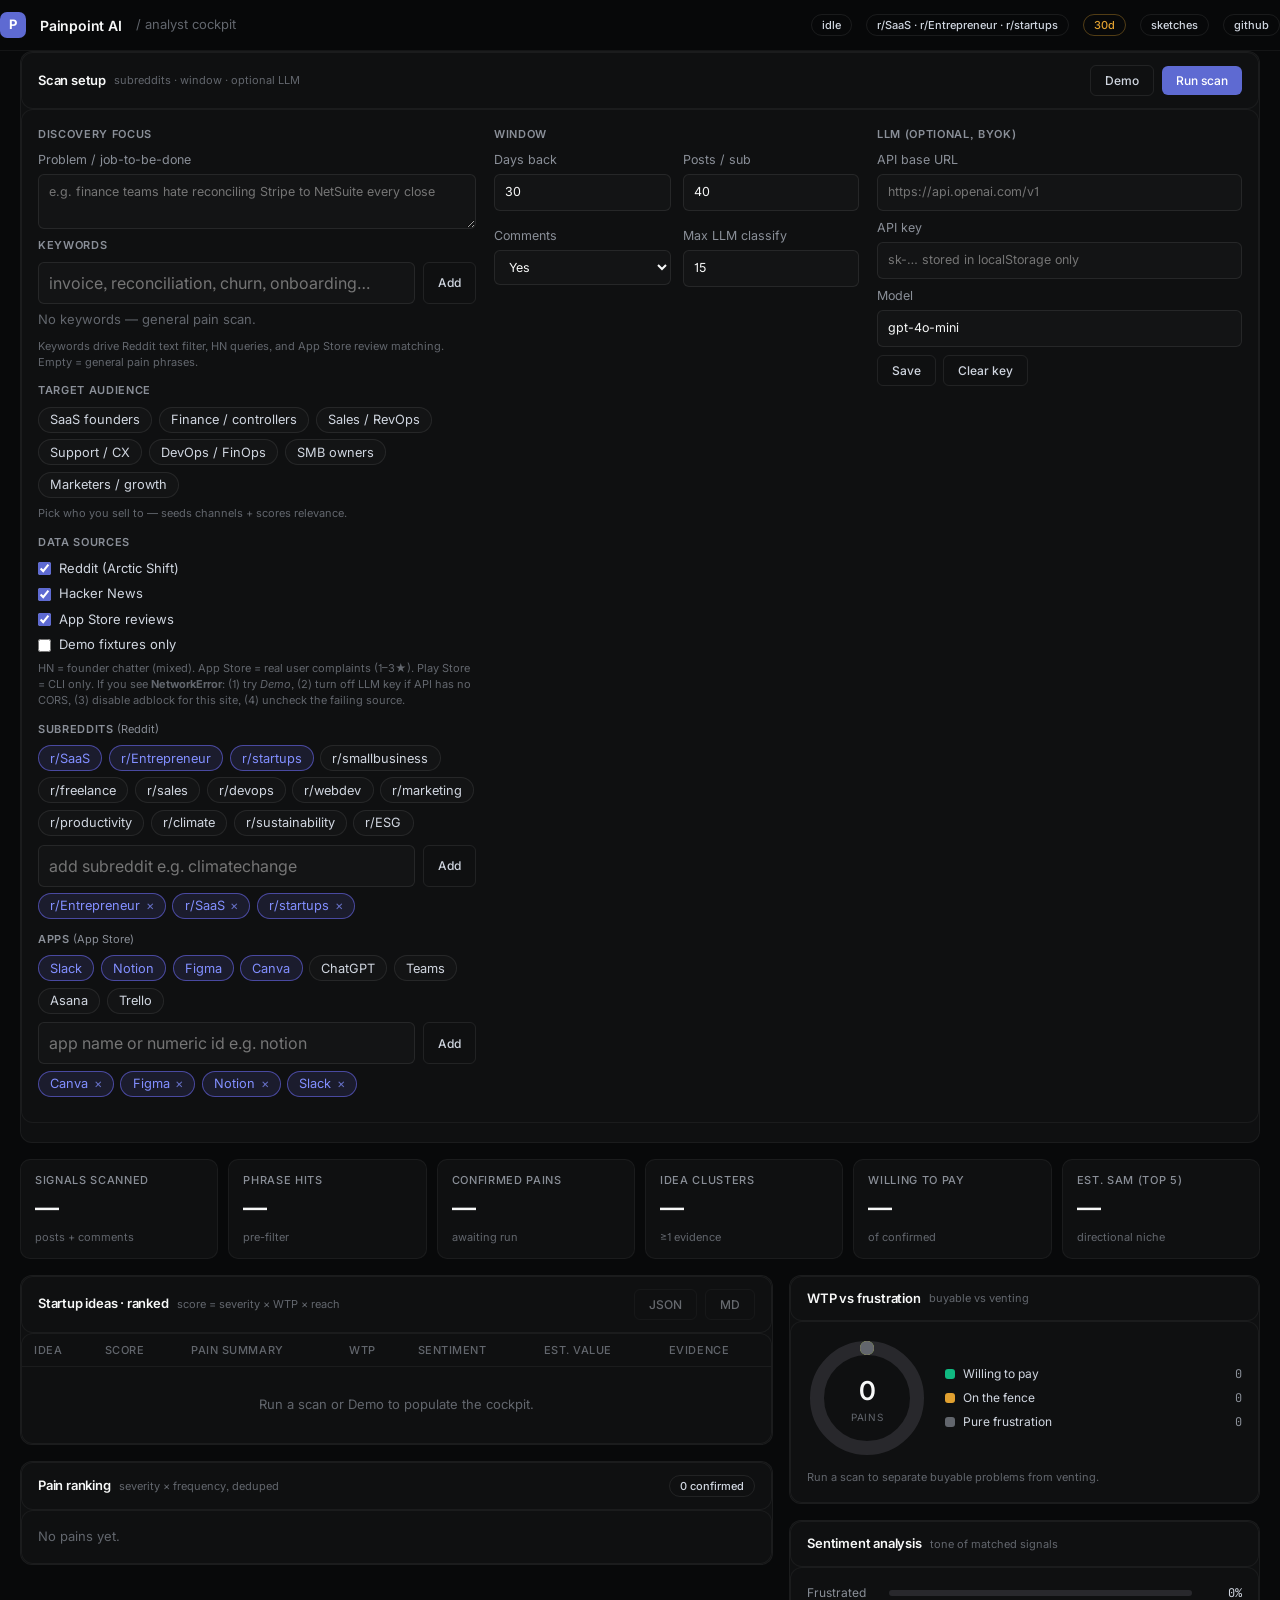
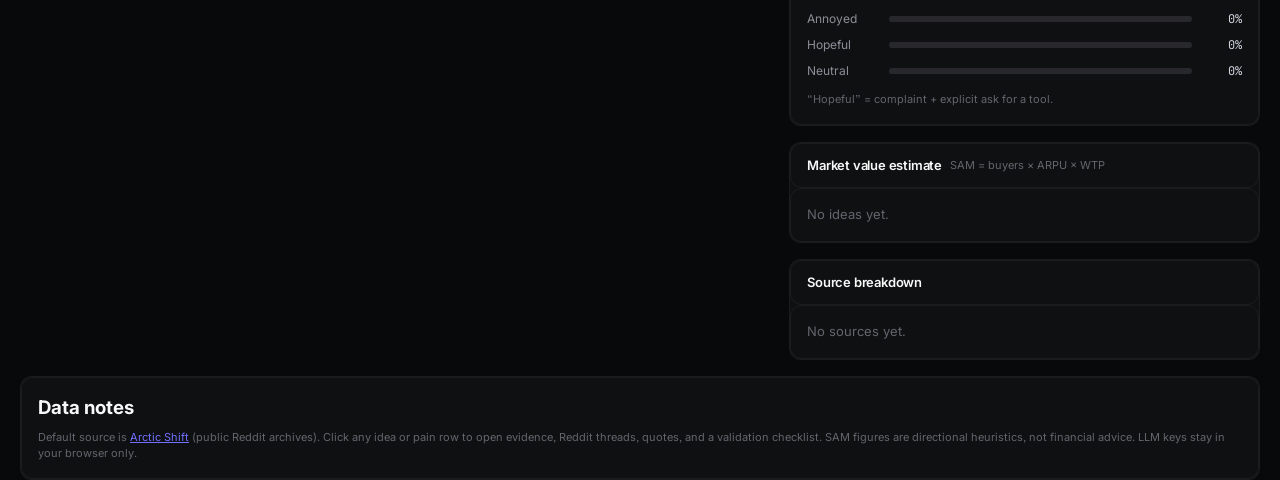
<file: web/index.html>
<!DOCTYPE html>
<html lang="en">
<head>
  <meta charset="utf-8" />
  <meta name="viewport" content="width=device-width, initial-scale=1" />
  <title>Painpoint AI — Analyst Cockpit</title>
  <meta name="description" content="Select subreddits, rank pains, score WTP vs frustration, estimate niche SAM, cluster SaaS ideas." />
  <link rel="preconnect" href="https://fonts.googleapis.com" />
  <link href="https://fonts.googleapis.com/css2?family=Inter:wght@300;400;500;600;700&family=JetBrains+Mono:wght@400;500&display=swap" rel="stylesheet" />
  <link rel="stylesheet" href="./styles.css" />
  <link rel="icon" href="data:image/svg+xml,%3Csvg xmlns='http://www.w3.org/2000/svg' viewBox='0 0 32 32'%3E%3Crect width='32' height='32' rx='8' fill='%2308090a'/%3E%3Ctext x='16' y='21' text-anchor='middle' font-size='14' font-family='system-ui' fill='%23fff'%3EP%3C/text%3E%3C/svg%3E" />
</head>
<body>
  <header>
    <div class="wrap hbar">
      <div class="logo">P</div>
      <span class="name">Painpoint AI</span>
      <span class="crumb">/ analyst cockpit</span>
      <div class="spacer"></div>
      <span id="pill-status" class="pill">idle</span>
      <span id="pill-subs" class="pill">no subs</span>
      <span id="pill-window" class="pill warn">30d</span>
      <a class="pill link" href="./sketches/" title="Other layout sketches">sketches</a>
      <a class="pill link" href="https://github.com/algorathem/painpoint-ai" target="_blank" rel="noopener">github</a>
    </div>
  </header>

  <main class="wrap">
    <!-- Controls drawer -->
    <section class="card controls-card">
      <div class="card h">
        <h3>Scan setup</h3>
        <span class="sub">subreddits · window · optional LLM</span>
        <div class="spacer"></div>
        <button type="button" id="run-demo" class="btn ghost">Demo</button>
        <button type="button" id="run-scan" class="btn">Run scan</button>
      </div>
      <div class="card b controls-body">
        <div class="ctrl-col">
          <div class="sec-label">Discovery focus</div>
          <label>Problem / job-to-be-done
            <textarea id="problem-input" rows="2" placeholder="e.g. finance teams hate reconciling Stripe to NetSuite every close"></textarea>
          </label>
          <div class="sec-label" style="margin-top:8px">Keywords</div>
          <div class="add-row">
            <input id="kw-input" type="text" placeholder="invoice, reconciliation, churn, onboarding…" autocomplete="off" />
            <button type="button" id="kw-add" class="btn ghost">Add</button>
          </div>
          <div id="selected-kws" class="chip-row selected"></div>
          <p class="note" style="margin:4px 0 0">Keywords drive Reddit text filter, HN queries, and App Store review matching. Empty = general pain phrases.</p>

          <div class="sec-label" style="margin-top:12px">Target audience</div>
          <div id="audience-row" class="chip-row"></div>
          <div id="audience-hint" class="note" style="margin-top:4px">Pick who you sell to — seeds channels + scores relevance.</div>

          <div class="sec-label" style="margin-top:12px">Data sources</div>
          <div class="src-toggles" id="source-toggles">
            <label class="src-toggle"><input type="checkbox" id="src-arctic" checked /> Reddit (Arctic Shift)</label>
            <label class="src-toggle"><input type="checkbox" id="src-hn" checked /> Hacker News</label>
            <label class="src-toggle"><input type="checkbox" id="src-appstore" checked /> App Store reviews</label>
            <label class="src-toggle"><input type="checkbox" id="src-demo" /> Demo fixtures only</label>
          </div>
          <p class="note" style="margin:6px 0 0">
            HN = founder chatter (mixed). App Store = real user complaints (1–3★). Play Store = CLI only.
            If you see <strong>NetworkError</strong>: (1) try <em>Demo</em>, (2) turn off LLM key if API has no CORS, (3) disable adblock for this site, (4) uncheck the failing source.
          </p>
          <div class="sec-label" style="margin-top:12px">Subreddits <span style="font-weight:400;text-transform:none;letter-spacing:0">(Reddit)</span></div>
          <div id="preset-row" class="chip-row"></div>
          <div class="add-row">
            <input id="sub-input" type="text" placeholder="add subreddit e.g. climatechange" autocomplete="off" />
            <button type="button" id="sub-add" class="btn ghost">Add</button>
          </div>
          <div id="selected-subs" class="chip-row selected"></div>
          <div class="sec-label" style="margin-top:12px">Apps <span style="font-weight:400;text-transform:none;letter-spacing:0">(App Store)</span></div>
          <div id="app-preset-row" class="chip-row"></div>
          <div class="add-row">
            <input id="app-input" type="text" placeholder="app name or numeric id e.g. notion" autocomplete="off" />
            <button type="button" id="app-add" class="btn ghost">Add</button>
          </div>
          <div id="selected-apps" class="chip-row selected"></div>
        </div>
        <div class="ctrl-col">
          <div class="sec-label">Window</div>
          <div class="grid-2">
            <label>Days back<input id="days" type="number" min="1" max="365" value="30" /></label>
            <label>Posts / sub<input id="limit" type="number" min="5" max="100" value="40" /></label>
            <label>Comments
              <select id="comments">
                <option value="1" selected>Yes</option>
                <option value="0">Posts only</option>
              </select>
            </label>
            <label>Max LLM classify<input id="max-classify" type="number" min="0" max="50" value="15" /></label>
          </div>
        </div>
        <div class="ctrl-col">
          <div class="sec-label">LLM (optional, BYOK)</div>
          <label>API base URL<input id="llm-base" type="url" placeholder="https://api.openai.com/v1" /></label>
          <label>API key<input id="llm-key" type="password" placeholder="sk-… stored in localStorage only" /></label>
          <label>Model<input id="llm-model" type="text" value="gpt-4o-mini" /></label>
          <div class="btn-row">
            <button type="button" id="save-llm" class="btn ghost">Save</button>
            <button type="button" id="clear-llm" class="btn ghost">Clear key</button>
          </div>
        </div>
      </div>
      <div id="status" class="status" role="status"></div>
    </section>

    <!-- KPI strip -->
    <div class="stats" id="stats">
      <div class="stat"><div class="k">Signals scanned</div><div class="v" id="s-scanned">—</div><div class="d" id="s-scanned-d">posts + comments</div></div>
      <div class="stat"><div class="k">Phrase hits</div><div class="v" id="s-hits">—</div><div class="d">pre-filter</div></div>
      <div class="stat"><div class="k">Confirmed pains</div><div class="v" id="s-confirmed">—</div><div class="d" id="s-confirmed-d">awaiting run</div></div>
      <div class="stat"><div class="k">Idea clusters</div><div class="v" id="s-ideas">—</div><div class="d">≥1 evidence</div></div>
      <div class="stat"><div class="k">Willing to pay</div><div class="v" id="s-wtp">—</div><div class="d" id="s-wtp-d">of confirmed</div></div>
      <div class="stat"><div class="k">Est. SAM (top 5)</div><div class="v" id="s-sam">—</div><div class="d">directional niche</div></div>
    </div>

    <div class="grid">
      <div class="col-main">
        <div class="card">
          <div class="card h">
            <h3>Startup ideas · ranked</h3>
            <span class="sub">score = severity × WTP × reach</span>
            <div class="spacer"></div>
            <button type="button" id="export-json" class="btn ghost" disabled>JSON</button>
            <button type="button" id="export-md" class="btn ghost" disabled>MD</button>
          </div>
          <div class="card b flat">
            <div class="table-wrap">
              <table>
                <thead>
                  <tr>
                    <th>Idea</th>
                    <th>Score</th>
                    <th>Pain summary</th>
                    <th>WTP</th>
                    <th>Sentiment</th>
                    <th>Est. value</th>
                    <th>Evidence</th>
                  </tr>
                </thead>
                <tbody id="ideas-tbody">
                  <tr><td colspan="7" class="empty-row">Run a scan or Demo to populate the cockpit.</td></tr>
                </tbody>
              </table>
            </div>
          </div>
        </div>

        <div class="card" style="margin-top:16px">
          <div class="card h">
            <h3>Pain ranking</h3>
            <span class="sub">severity × frequency, deduped</span>
            <div class="spacer"></div>
            <span class="pill" id="pain-count-pill">0 confirmed</span>
          </div>
          <div class="card b" id="pain-rank">
            <div class="empty-inline">No pains yet.</div>
          </div>
        </div>
      </div>

      <div class="rail">
        <div class="card">
          <div class="card h"><h3>WTP vs frustration</h3><span class="sub">buyable vs venting</span></div>
          <div class="card b">
            <div class="donut">
              <div class="ring">
                <svg id="wtp-svg" width="120" height="120" viewBox="0 0 120 120">
                  <circle cx="60" cy="60" r="50" fill="none" stroke="var(--surface2)" stroke-width="14"/>
                  <circle id="wtp-arc-high" cx="60" cy="60" r="50" fill="none" stroke="var(--emerald)" stroke-width="14" stroke-dasharray="0 314" stroke-linecap="round"/>
                  <circle id="wtp-arc-mid" cx="60" cy="60" r="50" fill="none" stroke="var(--amber)" stroke-width="14" stroke-dasharray="0 314" stroke-linecap="round"/>
                  <circle id="wtp-arc-low" cx="60" cy="60" r="50" fill="none" stroke="var(--faint)" stroke-width="14" stroke-dasharray="0 314" stroke-linecap="round"/>
                </svg>
                <div class="cen"><div class="n" id="wtp-total">0</div><div class="l">pains</div></div>
              </div>
              <div class="legend2">
                <div class="row"><span class="sw" style="background:var(--emerald)"></span>Willing to pay<div class="cnt" id="wtp-high">0</div></div>
                <div class="row"><span class="sw" style="background:var(--amber)"></span>On the fence<div class="cnt" id="wtp-mid">0</div></div>
                <div class="row"><span class="sw" style="background:var(--faint)"></span>Pure frustration<div class="cnt" id="wtp-low">0</div></div>
              </div>
            </div>
            <p class="note" id="wtp-note">Run a scan to separate buyable problems from venting.</p>
          </div>
        </div>

        <div class="card">
          <div class="card h"><h3>Sentiment analysis</h3><span class="sub">tone of matched signals</span></div>
          <div class="card b" id="sentiment-bars">
            <div class="sent-row"><span class="lbl">Frustrated</span><div class="bar"><i id="sent-frustrated" style="width:0%;background:var(--red)"></i></div><span class="pct" id="sent-frustrated-p">0%</span></div>
            <div class="sent-row"><span class="lbl">Annoyed</span><div class="bar"><i id="sent-annoyed" style="width:0%;background:var(--amber)"></i></div><span class="pct" id="sent-annoyed-p">0%</span></div>
            <div class="sent-row"><span class="lbl">Hopeful</span><div class="bar"><i id="sent-hopeful" style="width:0%;background:var(--emerald)"></i></div><span class="pct" id="sent-hopeful-p">0%</span></div>
            <div class="sent-row"><span class="lbl">Neutral</span><div class="bar"><i id="sent-neutral" style="width:0%;background:var(--faint)"></i></div><span class="pct" id="sent-neutral-p">0%</span></div>
            <p class="note">“Hopeful” = complaint + explicit ask for a tool.</p>
          </div>
        </div>

        <div class="card">
          <div class="card h"><h3>Market value estimate</h3><span class="sub">SAM = buyers × ARPU × WTP</span></div>
          <div class="card b" id="sam-list">
            <div class="empty-inline">No ideas yet.</div>
          </div>
        </div>

        <div class="card">
          <div class="card h"><h3>Source breakdown</h3></div>
          <div class="card b" id="source-bars">
            <div class="empty-inline">No sources yet.</div>
          </div>
        </div>
      </div>
    </div>

    <section class="about card" id="about">
      <div class="card b">
        <h3 style="margin:0 0 8px;color:var(--text)">Data notes</h3>
        <p class="note" style="margin:0">
          Default source is <a href="https://arctic-shift.photon-reddit.com/" target="_blank" rel="noopener">Arctic Shift</a> (public Reddit archives).
          Click any idea or pain row to open evidence, Reddit threads, quotes, and a validation checklist.
          SAM figures are directional heuristics, not financial advice. LLM keys stay in your browser only.
        </p>
      </div>
    </section>
  </main>

  <!-- Evidence / validation drawer -->
  <div id="drawer-backdrop" class="drawer-backdrop" hidden></div>
  <aside id="drawer" class="drawer" hidden aria-hidden="true">
    <div class="drawer-h">
      <div>
        <div class="sec-label" id="drawer-kind">Evidence</div>
        <h2 id="drawer-title">—</h2>
      </div>
      <button type="button" id="drawer-close" class="btn ghost" aria-label="Close">Close</button>
    </div>
    <div class="drawer-b" id="drawer-body"></div>
  </aside>

  <script type="module" src="./app.js"></script>
</body>
</html>
</file>
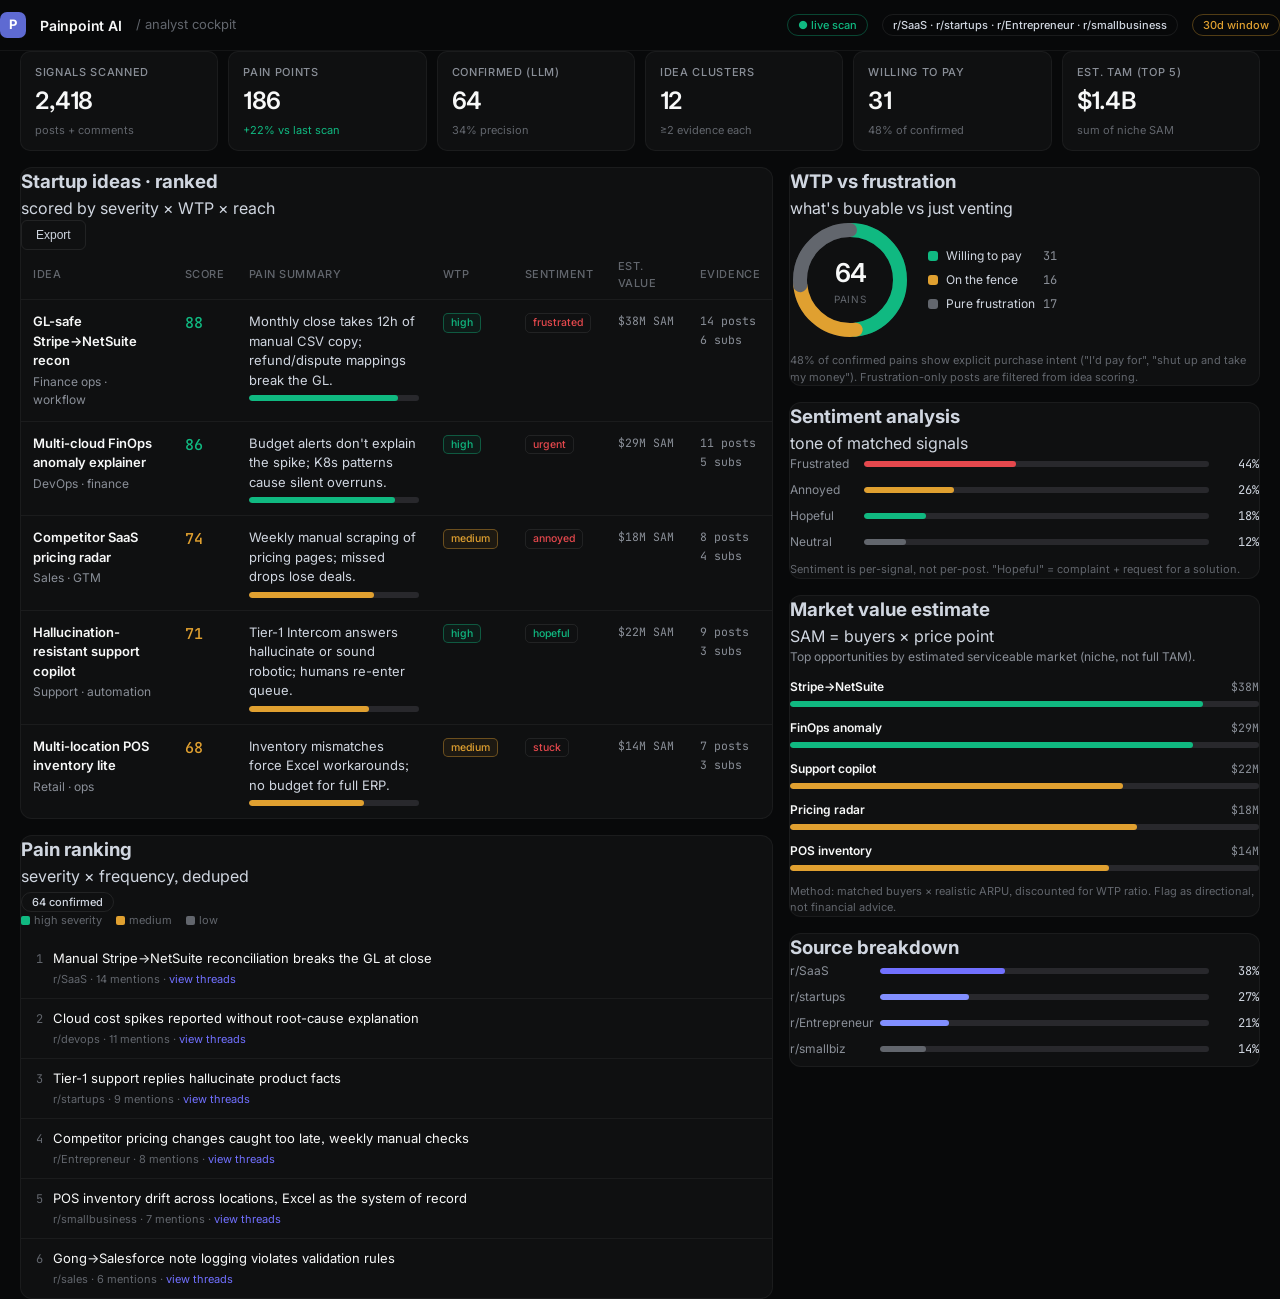
<file: sketches/001-analyst-cockpit/index.html>
<!DOCTYPE html>
<html lang="en">
<head>
<meta charset="utf-8" />
<meta name="viewport" content="width=device-width, initial-scale=1" />
<title>Painpoint AI — Analyst Cockpit</title>
<link rel="preconnect" href="https://fonts.googleapis.com">
<link href="https://fonts.googleapis.com/css2?family=Inter:wght@300;400;500;600;700&family=JetBrains+Mono:wght@400;500&display=swap" rel="stylesheet">
<style>
:root{
  --bg:#08090a; --panel:#0f1011; --surface:#191a1b; --surface2:#28282c;
  --text:#f7f8f8; --body:#d0d6e0; --muted:#8a8f98; --faint:#62666d;
  --accent:#7170ff; --accent-bg:#5e6ad2; --accent-hover:#828fff;
  --green:#27a644; --emerald:#10b981; --amber:#e0a030; --red:#e5484d;
  --border:rgba(255,255,255,0.08); --border-subtle:rgba(255,255,255,0.05);
}
*{box-sizing:border-box;margin:0;padding:0}
body{font-family:'Inter',system-ui,-apple-system,'Segoe UI',Roboto,sans-serif;background:var(--bg);color:var(--body);line-height:1.5;-webkit-font-smoothing:antialiased;font-feature-settings:"cv01","ss03"}
.mono{font-family:'JetBrains Mono',ui-monospace,SFMono-Regular,Menlo,monospace}
.wrap{max-width:1400px;margin:0 auto;padding:0 20px}
header{border-bottom:1px solid var(--border-subtle);position:sticky;top:0;background:rgba(8,9,10,.85);backdrop-filter:blur(12px);z-index:10}
.hbar{display:flex;align-items:center;gap:14px;padding:12px 0}
.logo{width:26px;height:26px;border-radius:7px;background:var(--accent-bg);display:flex;align-items:center;justify-content:center;font-weight:700;color:#fff;font-size:13px}
.hbar .name{font-weight:600;color:var(--text);font-size:14px;letter-spacing:-0.2px}
.hbar .crumb{color:var(--faint);font-size:13px}
.hbar .spacer{flex:1}
.pill{font-size:11px;font-weight:500;color:var(--body);border:1px solid var(--border);border-radius:999px;padding:2px 10px}
.pill.live{color:var(--emerald);border-color:rgba(16,185,129,.35)}
.pill.warn{color:var(--amber);border-color:rgba(224,160,48,.35)}
main{padding:20px 0 60px}
/* stat strip */
.stats{display:grid;grid-template-columns:repeat(6,1fr);gap:10px;margin-bottom:16px}
@media(max-width:1000px){.stats{grid-template-columns:repeat(3,1fr)}}
.stat{background:var(--panel);border:1px solid var(--border-subtle);border-radius:10px;padding:12px 14px}
.stat .k{font-size:11px;color:var(--muted);text-transform:uppercase;letter-spacing:.06em;font-weight:500}
.stat .v{font-size:24px;font-weight:600;color:var(--text);margin-top:2px;letter-spacing:-0.5px}
.stat .v .unit{font-size:12px;color:var(--muted);font-weight:400}
.stat .d{font-size:11px;color:var(--faint);margin-top:3px}
.stat .d.up{color:var(--emerald)} .stat .d.down{color:var(--red)}
/* layout */
.grid{display:grid;grid-template-columns:1.6fr 1fr;gap:16px}
@media(max-width:1100px){.grid{grid-template-columns:1fr}}
.card{background:var(--panel);border:1px solid var(--border-subtle);border-radius:12px;overflow:hidden}
.card.h{display:flex;align-items:center;gap:8px;padding:12px 16px;border-bottom:1px solid var(--border-subtle)}
.card.h h3{font-size:13px;font-weight:600;color:var(--text);letter-spacing:-0.2px}
.card.h .sub{font-size:11px;color:var(--faint)}
.card.h .spacer{flex:1}
.card.b{padding:16px}
.card.b.flat{padding:0}
h2.sec{font-size:11px;font-weight:600;color:var(--muted);text-transform:uppercase;letter-spacing:.08em;margin:0 0 10px}
/* ideas table */
table{width:100%;border-collapse:collapse;font-size:13px}
th{text-align:left;font-size:11px;color:var(--faint);font-weight:500;text-transform:uppercase;letter-spacing:.05em;padding:8px 12px;border-bottom:1px solid var(--border-subtle)}
td{padding:12px;border-bottom:1px solid var(--border-subtle);vertical-align:top}
tr:last-child td{border-bottom:none}
tr.hov:hover td{background:rgba(255,255,255,0.015)}
.t-name{font-weight:600;color:var(--text)}
.t-why{color:var(--muted);font-size:12px;margin-top:2px}
.score{font-family:'JetBrains Mono',monospace;font-weight:500;font-size:15px}
.score.hi{color:var(--emerald)} .score.mid{color:var(--amber)} .score.lo{color:var(--muted)}
.tag{display:inline-block;font-size:10.5px;font-weight:500;border-radius:5px;padding:1px 7px;margin:0 3px 3px 0;border:1px solid var(--border)}
.tag.cat{color:var(--body)} 
.tag.wtp-high{color:var(--emerald);border-color:rgba(16,185,129,.4);background:rgba(16,185,129,.07)}
.tag.wtp-mid{color:var(--amber);border-color:rgba(224,160,48,.4);background:rgba(224,160,48,.07)}
.tag.wtp-low{color:var(--muted);border-color:var(--border)}
.tag.sent-pos{color:var(--emerald)} .tag.sent-neg{color:var(--red)} .tag.sent-neu{color:var(--faint)}
/* gauge bars */
.bar{height:6px;border-radius:3px;background:var(--surface2);overflow:hidden;margin-top:5px}
.bar>i{display:block;height:100%;border-radius:3px}
.mv{font-family:'JetBrains Mono',monospace;font-size:11.5px;color:var(--muted);white-space:nowrap}
/* pain rank list */
.pain{display:flex;gap:10px;padding:10px 0;border-bottom:1px solid var(--border-subtle);align-items:flex-start}
.pain:last-child{border-bottom:none}
.rank{font-family:'JetBrains Mono',monospace;font-size:12px;color:var(--faint);width:22px;text-align:right;padding-top:1px}
.pain .body{flex:1}
.pain .txt{font-size:13px;color:var(--text)}
.pain .meta{font-size:11px;color:var(--faint);margin-top:3px}
.pain .meta a{color:var(--accent);text-decoration:none}
.pain .bar{max-width:160px}
.legend{display:flex;gap:14px;flex-wrap:wrap;font-size:11px;color:var(--faint);margin-bottom:10px}
.legend i{display:inline-block;width:9px;height:9px;border-radius:2px;margin-right:4px;vertical-align:-1px}
/* right rail */
.rail{display:flex;flex-direction:column;gap:16px}
.donut{display:flex;align-items:center;gap:18px}
.ring{width:120px;height:120px;position:relative;flex-shrink:0}
.ring svg{transform:rotate(-90deg)}
.ring .cen{position:absolute;inset:0;display:flex;flex-direction:column;align-items:center;justify-content:center}
.ring .cen .n{font-size:26px;font-weight:600;color:var(--text);letter-spacing:-1px}
.ring .cen .l{font-size:10px;color:var(--faint);text-transform:uppercase;letter-spacing:.06em}
.legend2{display:flex;flex-direction:column;gap:6px;font-size:12px}
.legend2 .row{display:flex;align-items:center;gap:8px}
.legend2 .sw{width:10px;height:10px;border-radius:3px}
.legend2 .cnt{margin-left:auto;font-family:'JetBrains Mono',monospace;color:var(--muted);font-size:12px}
/* sentiment breakdown */
.sent-row{display:flex;align-items:center;gap:10px;margin-bottom:8px;font-size:12px}
.sent-row .lbl{width:64px;color:var(--muted)}
.sent-row .bar{flex:1;margin:0}
.sent-row .pct{width:40px;text-align:right;font-family:'JetBrains Mono',monospace;color:var(--body);font-size:12px}
.btn{background:var(--accent-bg);color:#fff;border:none;border-radius:6px;padding:7px 14px;font-size:12px;font-weight:500;cursor:pointer}
.btn:hover{background:var(--accent-hover)}
.btn.ghost{background:transparent;border:1px solid var(--border);color:var(--body)}
</style>
</head>
<body>
<header><div class="wrap hbar">
  <div class="logo">P</div>
  <span class="name">Painpoint AI</span>
  <span class="crumb">/ analyst cockpit</span>
  <div class="spacer"></div>
  <span class="pill live">● live scan</span>
  <span class="pill">r/SaaS · r/startups · r/Entrepreneur · r/smallbusiness</span>
  <span class="pill warn">30d window</span>
</div></header>

<main class="wrap">
  <!-- stat strip -->
  <div class="stats">
    <div class="stat"><div class="k">Signals scanned</div><div class="v">2,418</div><div class="d">posts + comments</div></div>
    <div class="stat"><div class="k">Pain points</div><div class="v">186</div><div class="d up">+22% vs last scan</div></div>
    <div class="stat"><div class="k">Confirmed (LLM)</div><div class="v">64</div><div class="d">34% precision</div></div>
    <div class="stat"><div class="k">Idea clusters</div><div class="v">12</div><div class="d">≥2 evidence each</div></div>
    <div class="stat"><div class="k">Willing to pay</div><div class="v">31</div><div class="d">48% of confirmed</div></div>
    <div class="stat"><div class="k">Est. TAM (top 5)</div><div class="v">$1.4B</div><div class="d">sum of niche SAM</div></div>
  </div>

  <div class="grid">
    <!-- LEFT: ideas table -->
    <div>
      <div class="card">
        <div class="h"><h3>Startup ideas · ranked</h3><span class="sub">scored by severity × WTP × reach</span><div class="spacer"></div><button class="btn ghost">Export</button></div>
        <div class="b flat">
          <table>
            <thead><tr><th>Idea</th><th>Score</th><th>Pain summary</th><th>WTP</th><th>Sentiment</th><th>Est. value</th><th>Evidence</th></tr></thead>
            <tbody>
              <tr class="hov">
                <td><div class="t-name">GL-safe Stripe→NetSuite recon</div><div class="t-why">Finance ops · workflow</div></td>
                <td><span class="score hi">88</span></td>
                <td><div>Monthly close takes 12h of manual CSV copy; refund/dispute mappings break the GL.</div><div class="bar"><i style="width:88%;background:var(--emerald)"></i></div></td>
                <td><span class="tag wtp-high">high</span></td>
                <td><span class="tag sent-neg">frustrated</span></td>
                <td><div class="mv">$38M SAM</div></td>
                <td><div class="mv">14 posts</div><div class="mv" style="margin-top:2px">6 subs</div></td>
              </tr>
              <tr class="hov">
                <td><div class="t-name">Multi-cloud FinOps anomaly explainer</div><div class="t-why">DevOps · finance</div></td>
                <td><span class="score hi">86</span></td>
                <td><div>Budget alerts don't explain the spike; K8s patterns cause silent overruns.</div><div class="bar"><i style="width:86%;background:var(--emerald)"></i></div></td>
                <td><span class="tag wtp-high">high</span></td>
                <td><span class="tag sent-neg">urgent</span></td>
                <td><div class="mv">$29M SAM</div></td>
                <td><div class="mv">11 posts</div><div class="mv" style="margin-top:2px">5 subs</div></td>
              </tr>
              <tr class="hov">
                <td><div class="t-name">Competitor SaaS pricing radar</div><div class="t-why">Sales · GTM</div></td>
                <td><span class="score mid">74</span></td>
                <td><div>Weekly manual scraping of pricing pages; missed drops lose deals.</div><div class="bar"><i style="width:74%;background:var(--amber)"></i></div></td>
                <td><span class="tag wtp-mid">medium</span></td>
                <td><span class="tag sent-neg">annoyed</span></td>
                <td><div class="mv">$18M SAM</div></td>
                <td><div class="mv">8 posts</div><div class="mv" style="margin-top:2px">4 subs</div></td>
              </tr>
              <tr class="hov">
                <td><div class="t-name">Hallucination-resistant support copilot</div><div class="t-why">Support · automation</div></td>
                <td><span class="score mid">71</span></td>
                <td><div>Tier-1 Intercom answers hallucinate or sound robotic; humans re-enter queue.</div><div class="bar"><i style="width:71%;background:var(--amber)"></i></div></td>
                <td><span class="tag wtp-high">high</span></td>
                <td><span class="tag sent-pos">hopeful</span></td>
                <td><div class="mv">$22M SAM</div></td>
                <td><div class="mv">9 posts</div><div class="mv" style="margin-top:2px">3 subs</div></td>
              </tr>
              <tr class="hov">
                <td><div class="t-name">Multi-location POS inventory lite</div><div class="t-why">Retail · ops</div></td>
                <td><span class="score mid">68</span></td>
                <td><div>Inventory mismatches force Excel workarounds; no budget for full ERP.</div><div class="bar"><i style="width:68%;background:var(--amber)"></i></div></td>
                <td><span class="tag wtp-mid">medium</span></td>
                <td><span class="tag sent-neg">stuck</span></td>
                <td><div class="mv">$14M SAM</div></td>
                <td><div class="mv">7 posts</div><div class="mv" style="margin-top:2px">3 subs</div></td>
              </tr>
            </tbody>
          </table>
        </div>
      </div>

      <!-- pain ranking -->
      <div class="card" style="margin-top:16px">
        <div class="h"><h3>Pain ranking</h3><span class="sub">severity × frequency, deduped</span><div class="spacer"></div><span class="pill">64 confirmed</span></div>
        <div class="b">
          <div class="legend">
            <span><i style="background:var(--emerald)"></i>high severity</span>
            <span><i style="background:var(--amber)"></i>medium</span>
            <span><i style="background:var(--faint)"></i>low</span>
          </div>
          <div class="pain"><div class="rank">1</div><div class="body"><div class="txt">Manual Stripe→NetSuite reconciliation breaks the GL at close</div><div class="meta">r/SaaS · 14 mentions · <a href="#">view threads</a></div></div><div class="bar"><i style="width:92%;background:var(--emerald)"></i></div></div>
          <div class="pain"><div class="rank">2</div><div class="body"><div class="txt">Cloud cost spikes reported without root-cause explanation</div><div class="meta">r/devops · 11 mentions · <a href="#">view threads</a></div></div><div class="bar"><i style="width:85%;background:var(--emerald)"></i></div></div>
          <div class="pain"><div class="rank">3</div><div class="body"><div class="txt">Tier-1 support replies hallucinate product facts</div><div class="meta">r/startups · 9 mentions · <a href="#">view threads</a></div></div><div class="bar"><i style="width:76%;background:var(--amber)"></i></div></div>
          <div class="pain"><div class="rank">4</div><div class="body"><div class="txt">Competitor pricing changes caught too late, weekly manual checks</div><div class="meta">r/Entrepreneur · 8 mentions · <a href="#">view threads</a></div></div><div class="bar"><i style="width:70%;background:var(--amber)"></i></div></div>
          <div class="pain"><div class="rank">5</div><div class="body"><div class="txt">POS inventory drift across locations, Excel as the system of record</div><div class="meta">r/smallbusiness · 7 mentions · <a href="#">view threads</a></div></div><div class="bar"><i style="width:64%;background:var(--amber)"></i></div></div>
          <div class="pain"><div class="rank">6</div><div class="body"><div class="txt">Gong→Salesforce note logging violates validation rules</div><div class="meta">r/sales · 6 mentions · <a href="#">view threads</a></div></div><div class="bar"><i style="width:55%;background:var(--faint)"></i></div></div>
        </div>
      </div>
    </div>

    <!-- RIGHT rail -->
    <div class="rail">
      <div class="card">
        <div class="h"><h3>WTP vs frustration</h3><span class="sub">what's buyable vs just venting</span></div>
        <div class="b">
          <div class="donut">
            <div class="ring">
              <svg width="120" height="120" viewBox="0 0 120 120">
                <circle cx="60" cy="60" r="50" fill="none" stroke="var(--surface2)" stroke-width="14"/>
                <circle cx="60" cy="60" r="50" fill="none" stroke="var(--emerald)" stroke-width="14" stroke-dasharray="151 314" stroke-linecap="round"/>
                <circle cx="60" cy="60" r="50" fill="none" stroke="var(--amber)" stroke-width="14" stroke-dasharray="79 314" stroke-dashoffset="-151" stroke-linecap="round"/>
                <circle cx="60" cy="60" r="50" fill="none" stroke="var(--faint)" stroke-width="14" stroke-dasharray="85 314" stroke-dashoffset="-230" stroke-linecap="round"/>
              </svg>
              <div class="cen"><div class="n">64</div><div class="l">pains</div></div>
            </div>
            <div class="legend2">
              <div class="row"><span class="sw" style="background:var(--emerald)"></span>Willing to pay<div class="cnt">31</div></div>
              <div class="row"><span class="sw" style="background:var(--amber)"></span>On the fence<div class="cnt">16</div></div>
              <div class="row"><span class="sw" style="background:var(--faint)"></span>Pure frustration<div class="cnt">17</div></div>
            </div>
          </div>
          <p style="font-size:11px;color:var(--faint);margin-top:12px">48% of confirmed pains show explicit purchase intent ("I'd pay for", "shut up and take my money"). Frustration-only posts are filtered from idea scoring.</p>
        </div>
      </div>

      <div class="card">
        <div class="h"><h3>Sentiment analysis</h3><span class="sub">tone of matched signals</span></div>
        <div class="b">
          <div class="sent-row"><span class="lbl">Frustrated</span><div class="bar"><i style="width:44%;background:var(--red)"></i></div><span class="pct">44%</span></div>
          <div class="sent-row"><span class="lbl">Annoyed</span><div class="bar"><i style="width:26%;background:var(--amber)"></i></div><span class="pct">26%</span></div>
          <div class="sent-row"><span class="lbl">Hopeful</span><div class="bar"><i style="width:18%;background:var(--emerald)"></i></div><span class="pct">18%</span></div>
          <div class="sent-row"><span class="lbl">Neutral</span><div class="bar"><i style="width:12%;background:var(--faint)"></i></div><span class="pct">12%</span></div>
          <p style="font-size:11px;color:var(--faint);margin-top:10px">Sentiment is per-signal, not per-post. "Hopeful" = complaint + request for a solution.</p>
        </div>
      </div>

      <div class="card">
        <div class="h"><h3>Market value estimate</h3><span class="sub">SAM = buyers × price point</span></div>
        <div class="b">
          <div style="font-size:12px;color:var(--muted);margin-bottom:12px">Top opportunities by estimated serviceable market (niche, not full TAM).</div>
          <div style="display:flex;flex-direction:column;gap:12px">
            <div><div style="display:flex;justify-content:space-between;font-size:12px"><span class="t-name">Stripe→NetSuite</span><span class="mv">$38M</span></div><div class="bar"><i style="width:88%;background:var(--emerald)"></i></div></div>
            <div><div style="display:flex;justify-content:space-between;font-size:12px"><span class="t-name">FinOps anomaly</span><span class="mv">$29M</span></div><div class="bar"><i style="width:86%;background:var(--emerald)"></i></div></div>
            <div><div style="display:flex;justify-content:space-between;font-size:12px"><span class="t-name">Support copilot</span><span class="mv">$22M</span></div><div class="bar"><i style="width:71%;background:var(--amber)"></i></div></div>
            <div><div style="display:flex;justify-content:space-between;font-size:12px"><span class="t-name">Pricing radar</span><span class="mv">$18M</span></div><div class="bar"><i style="width:74%;background:var(--amber)"></i></div></div>
            <div><div style="display:flex;justify-content:space-between;font-size:12px"><span class="t-name">POS inventory</span><span class="mv">$14M</span></div><div class="bar"><i style="width:68%;background:var(--amber)"></i></div></div>
          </div>
          <p style="font-size:11px;color:var(--faint);margin-top:12px">Method: matched buyers × realistic ARPU, discounted for WTP ratio. Flag as directional, not financial advice.</p>
        </div>
      </div>

      <div class="card">
        <div class="h"><h3>Source breakdown</h3></div>
        <div class="b">
          <div class="sent-row"><span class="lbl" style="width:80px">r/SaaS</span><div class="bar"><i style="width:38%;background:var(--accent)"></i></div><span class="pct">38%</span></div>
          <div class="sent-row"><span class="lbl" style="width:80px">r/startups</span><div class="bar"><i style="width:27%;background:var(--accent-hover)"></i></div><span class="pct">27%</span></div>
          <div class="sent-row"><span class="lbl" style="width:80px">r/Entrepreneur</span><div class="bar"><i style="width:21%;background:#828fff"></i></div><span class="pct">21%</span></div>
          <div class="sent-row"><span class="lbl" style="width:80px">r/smallbiz</span><div class="bar"><i style="width:14%;background:var(--faint)"></i></div><span class="pct">14%</span></div>
        </div>
      </div>
    </div>
  </div>
</main>
</body>
</html>
</file>
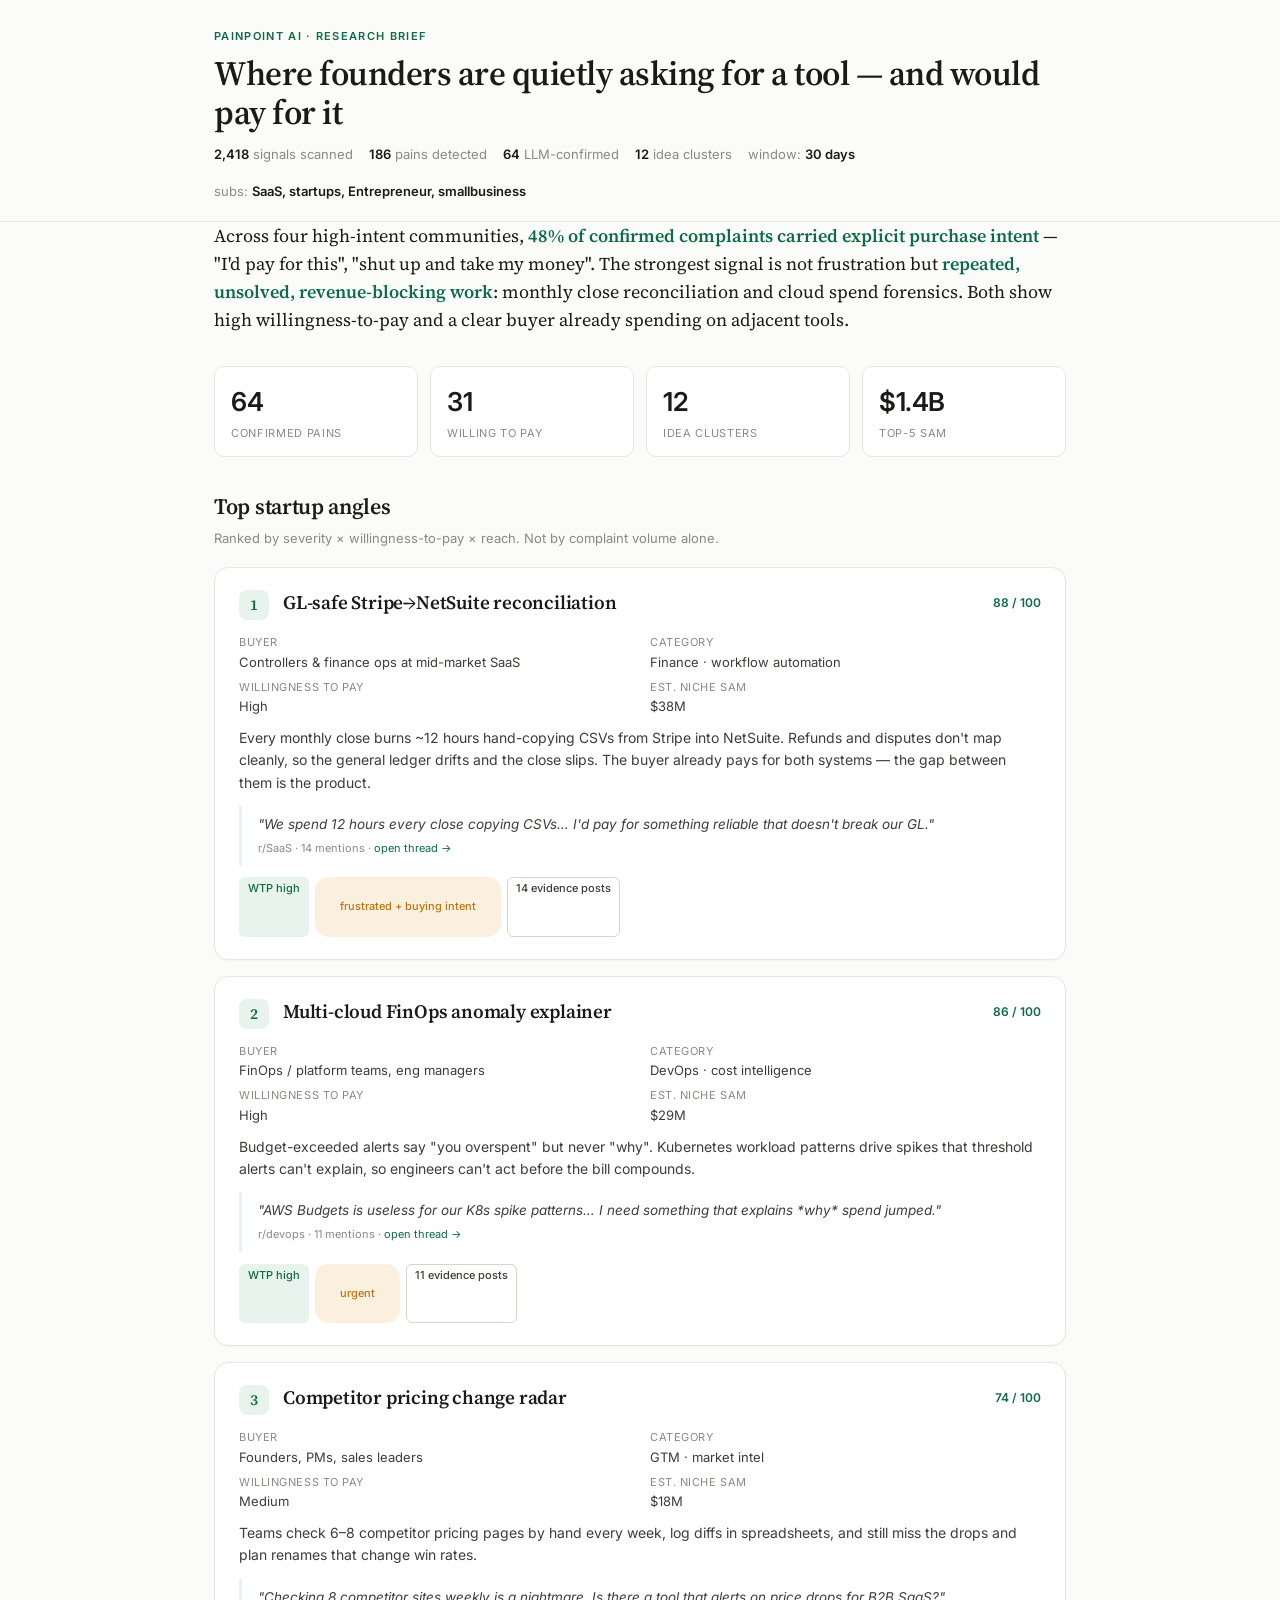
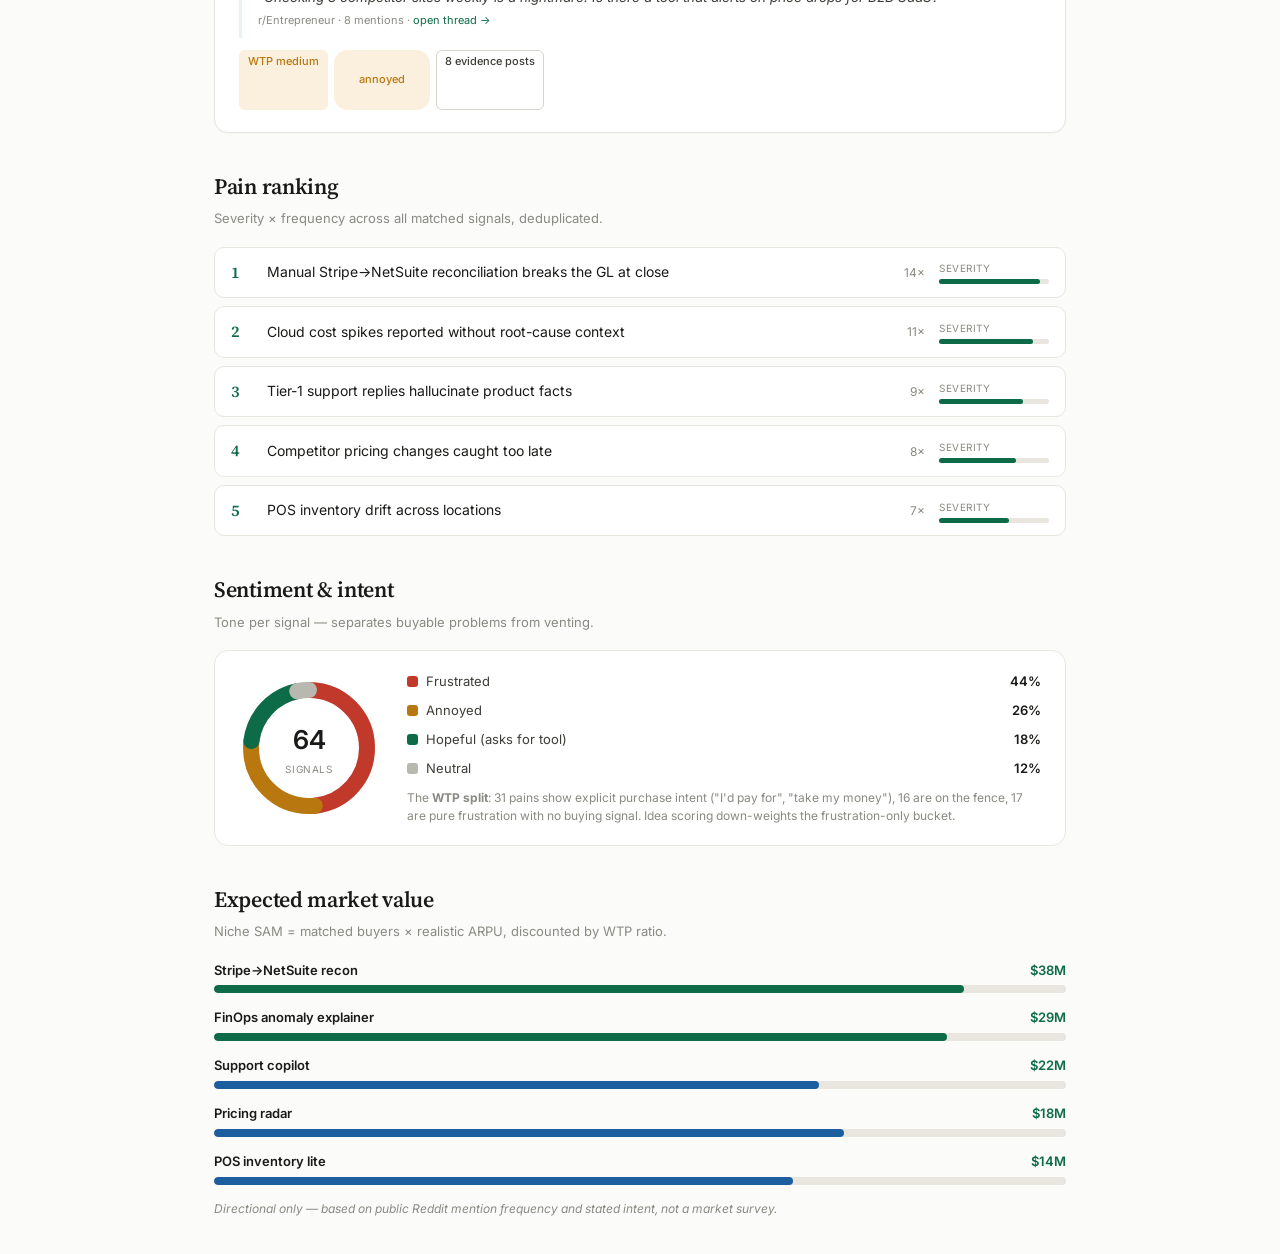
<file: sketches/002-research-brief/index.html>
<!DOCTYPE html>
<html lang="en">
<head>
<meta charset="utf-8" />
<meta name="viewport" content="width=device-width, initial-scale=1" />
<title>Painpoint AI — Research Brief</title>
<link rel="preconnect" href="https://fonts.googleapis.com">
<link href="https://fonts.googleapis.com/css2?family=Inter:wght@300;400;500;600;700&family=Source+Serif+4:opsz,wght@8..60,400;8..60,500;8..60,600&display=swap" rel="stylesheet">
<style>
:root{
  --bg:#fbfbfa; --panel:#ffffff; --ink:#1a1a18; --body:#3d3d38;
  --muted:#8a8a82; --faint:#b8b8b0; --accent:#0d6b47; --accent-soft:#e7f3ec;
  --amber:#b9770f; --amber-soft:#faf0dd; --red:#c0392b; --blue:#1d5f9e;
  --border:#e8e6df; --border-strong:#d8d5cc;
}
*{box-sizing:border-box;margin:0;padding:0}
body{font-family:'Inter',system-ui,-apple-system,'Segoe UI',Roboto,sans-serif;background:var(--bg);color:var(--body);line-height:1.6;-webkit-font-smoothing:antialiased}
.serif{font-family:'Source Serif 4',Georgia,'Times New Roman',serif}
.wrap{max-width:900px;margin:0 auto;padding:0 24px}
header{border-bottom:1px solid var(--border);padding:28px 0 20px}
.eyebrow{font-size:11px;font-weight:600;letter-spacing:.12em;text-transform:uppercase;color:var(--accent);margin-bottom:8px}
h1.title{font-family:'Source Serif 4',Georgia,serif;font-size:34px;font-weight:600;color:var(--ink);letter-spacing:-0.5px;line-height:1.15}
.meta{display:flex;gap:16px;margin-top:12px;font-size:13px;color:var(--muted);flex-wrap:wrap}
.meta b{color:var(--ink);font-weight:600}
main{padding:24px 0 80px}
.lede{font-family:'Source Serif 4',Georgia,serif;font-size:18px;color:var(--ink);line-height:1.55;margin-bottom:32px}
.lede strong{color:var(--accent);font-weight:600}
/* summary chips */
.summary{display:grid;grid-template-columns:repeat(4,1fr);gap:12px;margin-bottom:32px}
@media(max-width:640px){.summary{grid-template-columns:repeat(2,1fr)}}
.chip{background:var(--panel);border:1px solid var(--border);border-radius:10px;padding:14px 16px}
.chip .n{font-size:26px;font-weight:600;color:var(--ink);letter-spacing:-0.5px}
.chip .l{font-size:11px;color:var(--muted);text-transform:uppercase;letter-spacing:.06em;margin-top:2px}
section{margin-bottom:36px}
h2.sec{font-family:'Source Serif 4',Georgia,serif;font-size:22px;font-weight:600;color:var(--ink);margin-bottom:4px;letter-spacing:-0.3px}
.sec-sub{font-size:13px;color:var(--muted);margin-bottom:18px}
/* idea brief card */
.brief{background:var(--panel);border:1px solid var(--border);border-radius:14px;padding:22px 24px;margin-bottom:16px;box-shadow:0 1px 2px rgba(0,0,0,0.03)}
.brief .top{display:flex;align-items:flex-start;gap:14px}
.brief .num{font-family:'Source Serif 4',Georgia,serif;font-size:15px;font-weight:600;color:var(--accent);background:var(--accent-soft);border-radius:8px;width:30px;height:30px;display:flex;align-items:center;justify-content:center;flex-shrink:0}
.brief h3{font-family:'Source Serif 4',Georgia,serif;font-size:19px;font-weight:600;color:var(--ink);letter-spacing:-0.2px;line-height:1.3}
.brief .score{font-size:12px;font-weight:600;color:var(--accent);margin-left:auto;white-space:nowrap;padding-top:3px}
.brief .fields{display:grid;grid-template-columns:1fr 1fr;gap:6px 20px;margin:14px 0 10px;font-size:13px}
@media(max-width:640px){.brief .fields{grid-template-columns:1fr}}
.brief .fields .k{color:var(--muted);font-size:11px;text-transform:uppercase;letter-spacing:.05em}
.brief .fields .v{color:var(--body)}
.brief p.problem{font-size:14px;color:var(--body);margin-bottom:12px}
.badges{display:flex;gap:6px;flex-wrap:wrap}
.badge{font-size:11px;font-weight:500;border-radius:6px;padding:2px 8px;border:1px solid var(--border-strong)}
.badge.wtp-high{background:var(--accent-soft);color:var(--accent);border-color:transparent}
.badge.wtp-mid{background:var(--amber-soft);color:var(--amber);border-color:transparent}
.badge.wtp-low{color:var(--muted)}
.badge.sent{background:var(--amber-soft);color:var(--amber);border-color:transparent}
.quote{border-left:3px solid var(--accent-soft);padding:8px 0 8px 16px;margin:12px 0;font-style:italic;color:var(--body);font-size:13.5px}
.quote .src{font-style:normal;font-size:11px;color:var(--muted);margin-top:4px}
.quote .src a{color:var(--accent);text-decoration:none}
/* ranking */
.rank-row{display:flex;align-items:center;gap:14px;padding:12px 16px;border:1px solid var(--border);border-radius:10px;margin-bottom:8px;background:var(--panel)}
.rank-row .pos{font-family:'Source Serif 4',Georgia,serif;font-weight:600;color:var(--accent);width:22px}
.rank-row .txt{flex:1;font-size:14px;color:var(--ink)}
.rank-row .freq{font-size:12px;color:var(--muted);white-space:nowrap}
.rank-row .sevp{width:110px;flex-shrink:0}
.rank-row .sevp .lbl{font-size:10px;color:var(--muted);text-transform:uppercase;letter-spacing:.05em;margin-bottom:3px}
.sevbar{height:5px;border-radius:3px;background:var(--border)}
.sevbar i{display:block;height:100%;border-radius:3px;background:var(--accent)}
/* sentiment donut row */
.sent{display:flex;align-items:center;gap:28px;flex-wrap:wrap;padding:20px 24px;border:1px solid var(--border);border-radius:14px;background:var(--panel)}
.ring{width:140px;height:140px;position:relative;flex-shrink:0}
.ring svg{transform:rotate(-90deg)}
.ring .cen{position:absolute;inset:0;display:flex;flex-direction:column;align-items:center;justify-content:center}
.ring .cen .n{font-size:26px;font-weight:600;color:var(--ink)}
.ring .cen .l{font-size:10px;color:var(--muted);text-transform:uppercase;letter-spacing:.06em}
.sent .legend{flex:1;min-width:220px}
.sent .lg-row{display:flex;align-items:center;gap:8px;margin-bottom:8px;font-size:13px}
.sent .sw{width:11px;height:11px;border-radius:3px;flex-shrink:0}
.sent .lg-row .cnt{margin-left:auto;font-weight:600;color:var(--ink)}
.sent .note{font-size:12px;color:var(--muted);margin-top:10px;line-height:1.5}
/* market value */
.mv-grid{display:flex;flex-direction:column;gap:14px}
.mv-row .mv-top{display:flex;justify-content:space-between;font-size:13px;margin-bottom:5px}
.mv-row .mv-top b{color:var(--ink);font-weight:600}
.mv-row .mv-top .val{font-weight:600;color:var(--accent)}
.mvbar{height:8px;border-radius:4px;background:var(--border);overflow:hidden}
.mvbar i{display:block;height:100%;border-radius:4px}
.footnote{font-size:12px;color:var(--muted);font-style:italic;margin-top:14px}
</style>
</head>
<body>
<header><div class="wrap">
  <div class="eyebrow">Painpoint AI · Research Brief</div>
  <h1 class="title">Where founders are quietly asking for a tool — and would pay for it</h1>
  <div class="meta">
    <span><b>2,418</b> signals scanned</span>
    <span><b>186</b> pains detected</span>
    <span><b>64</b> LLM-confirmed</span>
    <span><b>12</b> idea clusters</span>
    <span>window: <b>30 days</b></span>
    <span>subs: <b>SaaS, startups, Entrepreneur, smallbusiness</b></span>
  </div>
</div></header>

<main class="wrap">
  <p class="lede">Across four high-intent communities, <strong>48% of confirmed complaints carried explicit purchase intent</strong> — "I'd pay for this", "shut up and take my money". The strongest signal is not frustration but <strong>repeated, unsolved, revenue-blocking work</strong>: monthly close reconciliation and cloud spend forensics. Both show high willingness-to-pay and a clear buyer already spending on adjacent tools.</p>

  <div class="summary">
    <div class="chip"><div class="n">64</div><div class="l">Confirmed pains</div></div>
    <div class="chip"><div class="n">31</div><div class="l">Willing to pay</div></div>
    <div class="chip"><div class="n">12</div><div class="l">Idea clusters</div></div>
    <div class="chip"><div class="n">$1.4B</div><div class="l">Top-5 SAM</div></div>
  </div>

  <section>
    <h2 class="sec">Top startup angles</h2>
    <div class="sec-sub">Ranked by severity × willingness-to-pay × reach. Not by complaint volume alone.</div>

    <div class="brief">
      <div class="top"><div class="num">1</div><h3>GL-safe Stripe→NetSuite reconciliation</h3><span class="score">88 / 100</span></div>
      <div class="fields">
        <div><div class="k">Buyer</div><div class="v">Controllers & finance ops at mid-market SaaS</div></div>
        <div><div class="k">Category</div><div class="v">Finance · workflow automation</div></div>
        <div><div class="k">Willingness to pay</div><div class="v">High</div></div>
        <div><div class="k">Est. niche SAM</div><div class="v">$38M</div></div>
      </div>
      <p class="problem">Every monthly close burns ~12 hours hand-copying CSVs from Stripe into NetSuite. Refunds and disputes don't map cleanly, so the general ledger drifts and the close slips. The buyer already pays for both systems — the gap between them is the product.</p>
      <div class="quote">"We spend 12 hours every close copying CSVs… I'd pay for something reliable that doesn't break our GL."<div class="src">r/SaaS · 14 mentions · <a href="#">open thread →</a></div></div>
      <div class="badges"><span class="badge wtp-high">WTP high</span><span class="badge sent">frustrated + buying intent</span><span class="badge">14 evidence posts</span></div>
    </div>

    <div class="brief">
      <div class="top"><div class="num">2</div><h3>Multi-cloud FinOps anomaly explainer</h3><span class="score">86 / 100</span></div>
      <div class="fields">
        <div><div class="k">Buyer</div><div class="v">FinOps / platform teams, eng managers</div></div>
        <div><div class="k">Category</div><div class="v">DevOps · cost intelligence</div></div>
        <div><div class="k">Willingness to pay</div><div class="v">High</div></div>
        <div><div class="k">Est. niche SAM</div><div class="v">$29M</div></div>
      </div>
      <p class="problem">Budget-exceeded alerts say "you overspent" but never "why". Kubernetes workload patterns drive spikes that threshold alerts can't explain, so engineers can't act before the bill compounds.</p>
      <div class="quote">"AWS Budgets is useless for our K8s spike patterns… I need something that explains *why* spend jumped."<div class="src">r/devops · 11 mentions · <a href="#">open thread →</a></div></div>
      <div class="badges"><span class="badge wtp-high">WTP high</span><span class="badge sent">urgent</span><span class="badge">11 evidence posts</span></div>
    </div>

    <div class="brief">
      <div class="top"><div class="num">3</div><h3>Competitor pricing change radar</h3><span class="score">74 / 100</span></div>
      <div class="fields">
        <div><div class="k">Buyer</div><div class="v">Founders, PMs, sales leaders</div></div>
        <div><div class="k">Category</div><div class="v">GTM · market intel</div></div>
        <div><div class="k">Willingness to pay</div><div class="v">Medium</div></div>
        <div><div class="k">Est. niche SAM</div><div class="v">$18M</div></div>
      </div>
      <p class="problem">Teams check 6–8 competitor pricing pages by hand every week, log diffs in spreadsheets, and still miss the drops and plan renames that change win rates.</p>
      <div class="quote">"Checking 8 competitor sites weekly is a nightmare. Is there a tool that alerts on price drops for B2B SaaS?"<div class="src">r/Entrepreneur · 8 mentions · <a href="#">open thread →</a></div></div>
      <div class="badges"><span class="badge wtp-mid">WTP medium</span><span class="badge sent">annoyed</span><span class="badge">8 evidence posts</span></div>
    </div>
  </section>

  <section>
    <h2 class="sec">Pain ranking</h2>
    <div class="sec-sub">Severity × frequency across all matched signals, deduplicated.</div>
    <div class="rank-row"><span class="pos">1</span><span class="txt">Manual Stripe→NetSuite reconciliation breaks the GL at close</span><span class="freq">14×</span><span class="sevp"><div class="lbl">severity</div><div class="sevbar"><i style="width:92%"></i></div></span></div>
    <div class="rank-row"><span class="pos">2</span><span class="txt">Cloud cost spikes reported without root-cause context</span><span class="freq">11×</span><span class="sevp"><div class="lbl">severity</div><div class="sevbar"><i style="width:85%"></i></div></span></div>
    <div class="rank-row"><span class="pos">3</span><span class="txt">Tier-1 support replies hallucinate product facts</span><span class="freq">9×</span><span class="sevp"><div class="lbl">severity</div><div class="sevbar"><i style="width:76%"></i></div></span></div>
    <div class="rank-row"><span class="pos">4</span><span class="txt">Competitor pricing changes caught too late</span><span class="freq">8×</span><span class="sevp"><div class="lbl">severity</div><div class="sevbar"><i style="width:70%"></i></div></span></div>
    <div class="rank-row"><span class="pos">5</span><span class="txt">POS inventory drift across locations</span><span class="freq">7×</span><span class="sevp"><div class="lbl">severity</div><div class="sevbar"><i style="width:64%"></i></div></span></div>
  </section>

  <section>
    <h2 class="sec">Sentiment & intent</h2>
    <div class="sec-sub">Tone per signal — separates buyable problems from venting.</div>
    <div class="sent">
      <div class="ring">
        <svg width="140" height="140" viewBox="0 0 140 140">
          <circle cx="70" cy="70" r="58" fill="none" stroke="var(--border)" stroke-width="16"/>
          <circle cx="70" cy="70" r="58" fill="none" stroke="var(--red)" stroke-width="16" stroke-dasharray="176 400" stroke-linecap="round"/>
          <circle cx="70" cy="70" r="58" fill="none" stroke="var(--amber)" stroke-width="16" stroke-dasharray="104 400" stroke-dashoffset="-176" stroke-linecap="round"/>
          <circle cx="70" cy="70" r="58" fill="none" stroke="var(--accent)" stroke-width="16" stroke-dasharray="72 400" stroke-dashoffset="-280" stroke-linecap="round"/>
          <circle cx="70" cy="70" r="58" fill="none" stroke="var(--faint)" stroke-width="16" stroke-dasharray="48 400" stroke-dashoffset="-352" stroke-linecap="round"/>
        </svg>
        <div class="cen"><div class="n">64</div><div class="l">signals</div></div>
      </div>
      <div class="legend">
        <div class="lg-row"><span class="sw" style="background:var(--red)"></span>Frustrated<div class="cnt">44%</div></div>
        <div class="lg-row"><span class="sw" style="background:var(--amber)"></span>Annoyed<div class="cnt">26%</div></div>
        <div class="lg-row"><span class="sw" style="background:var(--accent)"></span>Hopeful (asks for tool)<div class="cnt">18%</div></div>
        <div class="lg-row"><span class="sw" style="background:var(--faint)"></span>Neutral<div class="cnt">12%</div></div>
        <div class="note">The <strong>WTP split</strong>: 31 pains show explicit purchase intent ("I'd pay for", "take my money"), 16 are on the fence, 17 are pure frustration with no buying signal. Idea scoring down-weights the frustration-only bucket.</div>
      </div>
    </div>
  </section>

  <section>
    <h2 class="sec">Expected market value</h2>
    <div class="sec-sub">Niche SAM = matched buyers × realistic ARPU, discounted by WTP ratio.</div>
    <div class="mv-grid">
      <div class="mv-row"><div class="mv-top"><b>Stripe→NetSuite recon</b><span class="val">$38M</span></div><div class="mvbar"><i style="width:88%;background:var(--accent)"></i></div></div>
      <div class="mv-row"><div class="mv-top"><b>FinOps anomaly explainer</b><span class="val">$29M</span></div><div class="mvbar"><i style="width:86%;background:var(--accent)"></i></div></div>
      <div class="mv-row"><div class="mv-top"><b>Support copilot</b><span class="val">$22M</span></div><div class="mvbar"><i style="width:71%;background:var(--blue)"></i></div></div>
      <div class="mv-row"><div class="mv-top"><b>Pricing radar</b><span class="val">$18M</span></div><div class="mvbar"><i style="width:74%;background:var(--blue)"></i></div></div>
      <div class="mv-row"><div class="mv-top"><b>POS inventory lite</b><span class="val">$14M</span></div><div class="mvbar"><i style="width:68%;background:var(--blue)"></i></div></div>
    </div>
    <p class="footnote">Directional only — based on public Reddit mention frequency and stated intent, not a market survey.</p>
  </section>
</main>
</body>
</html>
</file>
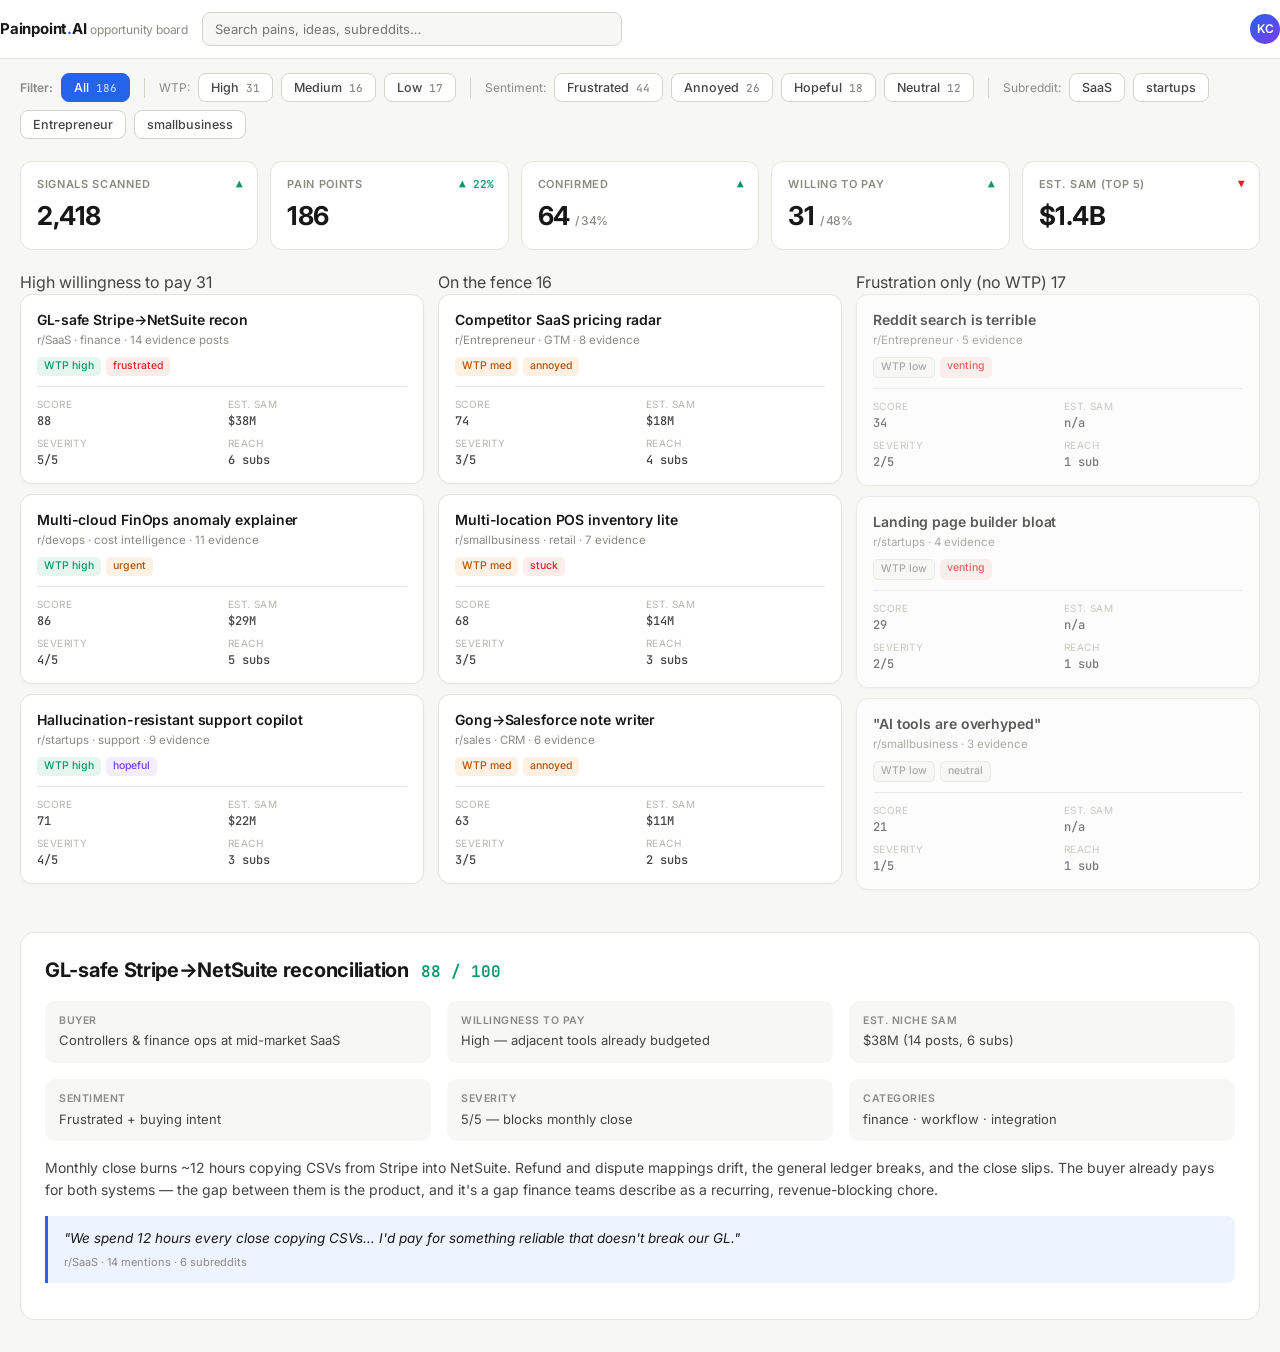
<file: sketches/003-opportunity-board/index.html>
<!DOCTYPE html>
<html lang="en">
<head>
<meta charset="utf-8" />
<meta name="viewport" content="width=device-width, initial-scale=1" />
<title>Painpoint AI — Opportunity Board</title>
<link rel="preconnect" href="https://fonts.googleapis.com">
<link href="https://fonts.googleapis.com/css2?family=Inter:wght@400;500;600;700&family=JetBrains+Mono:wght@400;500;600&display=swap" rel="stylesheet">
<style>
:root{
  --bg:#f7f7f5; --panel:#ffffff; --ink:#171717; --body:#444; --muted:#8a8a85; --faint:#b5b5ae;
  --accent:#2563eb; --accent-soft:#eef4ff; --border:#e5e5e0; --border-strong:#d4d4cd;
  --green:#059669; --green-soft:#e6f6ef; --amber:#b45309; --amber-soft:#fdf1e3; --red:#dc2626; --red-soft:#fdecea; --purple:#7c3aed; --purple-soft:#f3eefd;
}
*{box-sizing:border-box;margin:0;padding:0}
body{font-family:'Inter',system-ui,-apple-system,'Segoe UI',Roboto,sans-serif;background:var(--bg);color:var(--body);line-height:1.5;-webkit-font-smoothing:antialiased}
.mono{font-family:'JetBrains Mono',ui-monospace,Menlo,monospace}
.wrap{max-width:1440px;margin:0 auto;padding:0 20px}
/* top bar */
.topbar{border-bottom:1px solid var(--border);background:var(--panel);position:sticky;top:0;z-index:10}
.top-in{display:flex;align-items:center;gap:14px;padding:12px 0}
.brand{font-weight:700;color:var(--ink);font-size:15px;letter-spacing:-0.2px}
.brand .dot{color:var(--accent)}
.search{flex:1;max-width:420px}
.search input{width:100%;border:1px solid var(--border-strong);border-radius:8px;padding:8px 12px;font-size:13px;font-family:inherit;background:var(--bg)}
.search input:focus{outline:none;border-color:var(--accent);background:#fff}
.top-in .spacer{flex:1}
.avatar{width:30px;height:30px;border-radius:50%;background:linear-gradient(135deg,var(--accent),var(--purple));display:flex;align-items:center;justify-content:center;color:#fff;font-size:12px;font-weight:600}
/* filter toolbar */
.filters{display:flex;align-items:center;gap:8px;padding:14px 0;flex-wrap:wrap}
.filter-group{display:flex;gap:6px;flex-wrap:wrap}
.fbtn{border:1px solid var(--border-strong);background:var(--panel);border-radius:8px;padding:6px 12px;font-size:12.5px;font-family:inherit;color:var(--body);cursor:pointer;font-weight:500}
.fbtn:hover{border-color:var(--accent)}
.fbtn.on{background:var(--accent);color:#fff;border-color:var(--accent)}
.fbtn .cnt{font-family:'JetBrains Mono',monospace;font-size:11px;color:var(--muted);margin-left:4px}
.fbtn.on .cnt{color:rgba(255,255,255,.7)}
.filters .sep{width:1px;height:20px;background:var(--border-strong);margin:0 6px}
/* stat row */
.statrow{display:grid;grid-template-columns:repeat(5,1fr);gap:12px;margin:8px 0 20px}
@media(max-width:900px){.statrow{grid-template-columns:repeat(2,1fr)}}
.stat{background:var(--panel);border:1px solid var(--border);border-radius:12px;padding:14px 16px;position:relative;overflow:hidden}
.stat .k{font-size:11px;color:var(--muted);text-transform:uppercase;letter-spacing:.06em;font-weight:600}
.stat .v{font-size:26px;font-weight:700;color:var(--ink);margin-top:3px;letter-spacing:-0.5px}
.stat .v small{font-size:12px;font-weight:500;color:var(--muted)}
.stat .trend{position:absolute;top:14px;right:14px;font-size:11px;font-weight:600;font-family:'JetBrains Mono',monospace}
.trend.up{color:var(--green)} .trend.down{color:var(--red)}
/* kanban columns */
.board{display:grid;grid-template-columns:repeat(3,1fr);gap:14px;margin-bottom:32px}
@media(max-width:1000px){.board{grid-template-columns:1fr}}
.col{background:var(--bg);border-radius:14px}
.col.h{display:flex;align-items:center;gap:8px;padding:10px 4px;font-size:13px;font-weight:600;color:var(--ink)}
.col.h .sw{width:10px;height:10px;border-radius:3px}
.col.h .cnt{font-family:'JetBrains Mono',monospace;font-size:11px;color:var(--muted);margin-left:auto}
.col.h .cnt{background:#fff;border:1px solid var(--border);border-radius:999px;padding:1px 8px}
.ocard{background:var(--panel);border:1px solid var(--border);border-radius:12px;padding:14px 16px;margin-bottom:10px;box-shadow:0 1px 2px rgba(0,0,0,0.03);transition:box-shadow .15s}
.ocard:hover{box-shadow:0 4px 14px rgba(0,0,0,0.07)}
.ocard .t{font-weight:600;color:var(--ink);font-size:14px;letter-spacing:-0.1px}
.ocard .t a{color:inherit;text-decoration:none}
.ocard .t a:hover{color:var(--accent)}
.ocard .sub{font-size:11.5px;color:var(--muted);margin:2px 0 8px}
.ocard .tags{display:flex;gap:5px;flex-wrap:wrap;margin-bottom:10px}
.otag{font-size:10.5px;font-weight:500;border-radius:5px;padding:1.5px 7px}
.otag.green{background:var(--green-soft);color:var(--green)}
.otag.amber{background:var(--amber-soft);color:var(--amber)}
.otag.red{background:var(--red-soft);color:var(--red)}
.otag.purple{background:var(--purple-soft);color:var(--purple)}
.otag.gray{background:var(--bg);color:var(--muted);border:1px solid var(--border)}
.ocard .metrics{display:grid;grid-template-columns:1fr 1fr;gap:6px 12px;padding-top:10px;border-top:1px solid var(--border);font-size:11.5px}
.ocard .m .k{color:var(--faint);font-size:10px;text-transform:uppercase;letter-spacing:.04em}
.ocard .m .v{color:var(--body);font-weight:500;font-family:'JetBrains Mono',monospace;font-size:12px}
/* idea detail (selected) */
.detail{background:var(--panel);border:1px solid var(--border);border-radius:14px;padding:22px 24px;margin-bottom:32px}
.detail .d-top{display:flex;align-items:baseline;gap:12px;flex-wrap:wrap}
.detail h2{font-size:20px;color:var(--ink);letter-spacing:-0.3px}
.detail .score{font-family:'JetBrains Mono',monospace;font-weight:600;color:var(--green)}
.detail .grid{display:grid;grid-template-columns:1fr 1fr 1fr;gap:16px;margin:16px 0}
@media(max-width:800px){.detail .grid{grid-template-columns:1fr}}
.detail .box{background:var(--bg);border-radius:10px;padding:12px 14px}
.detail .box .k{font-size:10.5px;color:var(--muted);text-transform:uppercase;letter-spacing:.05em;font-weight:600;margin-bottom:3px}
.detail .box .v{font-size:13px;color:var(--body)}
.detail .prob{font-size:14px;line-height:1.6;color:var(--body)}
.detail .quote{background:var(--accent-soft);border-left:3px solid var(--accent);border-radius:0 8px 8px 0;padding:12px 16px;margin:14px 0;font-size:13.5px;color:var(--ink);font-style:italic}
.detail .quote .src{font-style:normal;font-size:11px;color:var(--muted);margin-top:6px}
</style>
</head>
<body>
<div class="topbar"><div class="wrap top-in">
  <div class="brand">Painpoint<span class="dot">.</span>AI <span style="color:var(--muted);font-weight:400;font-size:12px">opportunity board</span></div>
  <div class="search"><input type="text" placeholder="Search pains, ideas, subreddits…" /></div>
  <div class="spacer"></div>
  <div class="avatar">KC</div>
</div></div>

<div class="wrap">
  <!-- filters -->
  <div class="filters">
    <span style="font-size:12px;color:var(--muted);font-weight:600">Filter:</span>
    <button class="fbtn on">All <span class="cnt">186</span></button>
    <div class="sep"></div>
    <span style="font-size:12px;color:var(--muted)">WTP:</span>
    <button class="fbtn">High <span class="cnt">31</span></button>
    <button class="fbtn">Medium <span class="cnt">16</span></button>
    <button class="fbtn">Low <span class="cnt">17</span></button>
    <div class="sep"></div>
    <span style="font-size:12px;color:var(--muted)">Sentiment:</span>
    <button class="fbtn">Frustrated <span class="cnt">44</span></button>
    <button class="fbtn">Annoyed <span class="cnt">26</span></button>
    <button class="fbtn">Hopeful <span class="cnt">18</span></button>
    <button class="fbtn">Neutral <span class="cnt">12</span></button>
    <div class="sep"></div>
    <span style="font-size:12px;color:var(--muted)">Subreddit:</span>
    <button class="fbtn">SaaS</button>
    <button class="fbtn">startups</button>
    <button class="fbtn">Entrepreneur</button>
    <button class="fbtn">smallbusiness</button>
  </div>

  <!-- stat row -->
  <div class="statrow">
    <div class="stat"><div class="k">Signals scanned</div><div class="v">2,418</div><span class="trend up">▲</span></div>
    <div class="stat"><div class="k">Pain points</div><div class="v">186</div><span class="trend up">▲ 22%</span></div>
    <div class="stat"><div class="k">Confirmed</div><div class="v">64 <small>/ 34%</small></div><span class="trend up">▲</span></div>
    <div class="stat"><div class="k">Willing to pay</div><div class="v">31 <small>/ 48%</small></div><span class="trend up">▲</span></div>
    <div class="stat"><div class="k">Est. SAM (top 5)</div><div class="v">$1.4B</div><span class="trend down">▼</span></div>
  </div>

  <!-- board -->
  <div class="board">
    <!-- column: high WTP -->
    <div class="col">
      <div class="h"><span class="sw" style="background:var(--green)"></span>High willingness to pay <span class="cnt">31</span></div>
      <div class="ocard">
        <div class="t"><a href="#">GL-safe Stripe→NetSuite recon</a></div>
        <div class="sub">r/SaaS · finance · 14 evidence posts</div>
        <div class="tags"><span class="otag green">WTP high</span><span class="otag red">frustrated</span></div>
        <div class="metrics">
          <div class="m"><div class="k">Score</div><div class="v">88</div></div>
          <div class="m"><div class="k">Est. SAM</div><div class="v">$38M</div></div>
          <div class="m"><div class="k">Severity</div><div class="v">5/5</div></div>
          <div class="m"><div class="k">Reach</div><div class="v">6 subs</div></div>
        </div>
      </div>
      <div class="ocard">
        <div class="t"><a href="#">Multi-cloud FinOps anomaly explainer</a></div>
        <div class="sub">r/devops · cost intelligence · 11 evidence</div>
        <div class="tags"><span class="otag green">WTP high</span><span class="otag amber">urgent</span></div>
        <div class="metrics">
          <div class="m"><div class="k">Score</div><div class="v">86</div></div>
          <div class="m"><div class="k">Est. SAM</div><div class="v">$29M</div></div>
          <div class="m"><div class="k">Severity</div><div class="v">4/5</div></div>
          <div class="m"><div class="k">Reach</div><div class="v">5 subs</div></div>
        </div>
      </div>
      <div class="ocard">
        <div class="t"><a href="#">Hallucination-resistant support copilot</a></div>
        <div class="sub">r/startups · support · 9 evidence</div>
        <div class="tags"><span class="otag green">WTP high</span><span class="otag purple">hopeful</span></div>
        <div class="metrics">
          <div class="m"><div class="k">Score</div><div class="v">71</div></div>
          <div class="m"><div class="k">Est. SAM</div><div class="v">$22M</div></div>
          <div class="m"><div class="k">Severity</div><div class="v">4/5</div></div>
          <div class="m"><div class="k">Reach</div><div class="v">3 subs</div></div>
        </div>
      </div>
    </div>

    <!-- column: medium WTP -->
    <div class="col">
      <div class="h"><span class="sw" style="background:var(--amber)"></span>On the fence <span class="cnt">16</span></div>
      <div class="ocard">
        <div class="t"><a href="#">Competitor SaaS pricing radar</a></div>
        <div class="sub">r/Entrepreneur · GTM · 8 evidence</div>
        <div class="tags"><span class="otag amber">WTP med</span><span class="otag amber">annoyed</span></div>
        <div class="metrics">
          <div class="m"><div class="k">Score</div><div class="v">74</div></div>
          <div class="m"><div class="k">Est. SAM</div><div class="v">$18M</div></div>
          <div class="m"><div class="k">Severity</div><div class="v">3/5</div></div>
          <div class="m"><div class="k">Reach</div><div class="v">4 subs</div></div>
        </div>
      </div>
      <div class="ocard">
        <div class="t"><a href="#">Multi-location POS inventory lite</a></div>
        <div class="sub">r/smallbusiness · retail · 7 evidence</div>
        <div class="tags"><span class="otag amber">WTP med</span><span class="otag red">stuck</span></div>
        <div class="metrics">
          <div class="m"><div class="k">Score</div><div class="v">68</div></div>
          <div class="m"><div class="k">Est. SAM</div><div class="v">$14M</div></div>
          <div class="m"><div class="k">Severity</div><div class="v">3/5</div></div>
          <div class="m"><div class="k">Reach</div><div class="v">3 subs</div></div>
        </div>
      </div>
      <div class="ocard">
        <div class="t"><a href="#">Gong→Salesforce note writer</a></div>
        <div class="sub">r/sales · CRM · 6 evidence</div>
        <div class="tags"><span class="otag amber">WTP med</span><span class="otag amber">annoyed</span></div>
        <div class="metrics">
          <div class="m"><div class="k">Score</div><div class="v">63</div></div>
          <div class="m"><div class="k">Est. SAM</div><div class="v">$11M</div></div>
          <div class="m"><div class="k">Severity</div><div class="v">3/5</div></div>
          <div class="m"><div class="k">Reach</div><div class="v">2 subs</div></div>
        </div>
      </div>
    </div>

    <!-- column: frustration -->
    <div class="col">
      <div class="h"><span class="sw" style="background:var(--faint)"></span>Frustration only (no WTP) <span class="cnt">17</span></div>
      <div class="ocard" style="opacity:.7">
        <div class="t"><a href="#">Reddit search is terrible</a></div>
        <div class="sub">r/Entrepreneur · 5 evidence</div>
        <div class="tags"><span class="otag gray">WTP low</span><span class="otag red">venting</span></div>
        <div class="metrics">
          <div class="m"><div class="k">Score</div><div class="v">34</div></div>
          <div class="m"><div class="k">Est. SAM</div><div class="v">n/a</div></div>
          <div class="m"><div class="k">Severity</div><div class="v">2/5</div></div>
          <div class="m"><div class="k">Reach</div><div class="v">1 sub</div></div>
        </div>
      </div>
      <div class="ocard" style="opacity:.7">
        <div class="t"><a href="#">Landing page builder bloat</a></div>
        <div class="sub">r/startups · 4 evidence</div>
        <div class="tags"><span class="otag gray">WTP low</span><span class="otag red">venting</span></div>
        <div class="metrics">
          <div class="m"><div class="k">Score</div><div class="v">29</div></div>
          <div class="m"><div class="k">Est. SAM</div><div class="v">n/a</div></div>
          <div class="m"><div class="k">Severity</div><div class="v">2/5</div></div>
          <div class="m"><div class="k">Reach</div><div class="v">1 sub</div></div>
        </div>
      </div>
      <div class="ocard" style="opacity:.7">
        <div class="t"><a href="#">"AI tools are overhyped"</a></div>
        <div class="sub">r/smallbusiness · 3 evidence</div>
        <div class="tags"><span class="otag gray">WTP low</span><span class="otag gray">neutral</span></div>
        <div class="metrics">
          <div class="m"><div class="k">Score</div><div class="v">21</div></div>
          <div class="m"><div class="k">Est. SAM</div><div class="v">n/a</div></div>
          <div class="m"><div class="k">Severity</div><div class="v">1/5</div></div>
          <div class="m"><div class="k">Reach</div><div class="v">1 sub</div></div>
        </div>
      </div>
    </div>
  </div>

  <!-- selected idea detail -->
  <div class="detail">
    <div class="d-top"><h2>GL-safe Stripe→NetSuite reconciliation</h2><span class="score">88 / 100</span></div>
    <div class="grid">
      <div class="box"><div class="k">Buyer</div><div class="v">Controllers & finance ops at mid-market SaaS</div></div>
      <div class="box"><div class="k">Willingness to pay</div><div class="v">High — adjacent tools already budgeted</div></div>
      <div class="box"><div class="k">Est. niche SAM</div><div class="v">$38M (14 posts, 6 subs)</div></div>
      <div class="box"><div class="k">Sentiment</div><div class="v">Frustrated + buying intent</div></div>
      <div class="box"><div class="k">Severity</div><div class="v">5/5 — blocks monthly close</div></div>
      <div class="box"><div class="k">Categories</div><div class="v">finance · workflow · integration</div></div>
    </div>
    <div class="prob">Monthly close burns ~12 hours copying CSVs from Stripe into NetSuite. Refund and dispute mappings drift, the general ledger breaks, and the close slips. The buyer already pays for both systems — the gap between them is the product, and it's a gap finance teams describe as a recurring, revenue-blocking chore.</div>
    <div class="quote">"We spend 12 hours every close copying CSVs… I'd pay for something reliable that doesn't break our GL."<div class="src">r/SaaS · 14 mentions · 6 subreddits</div></div>
  </div>
</div>
</body>
</html>
</file>
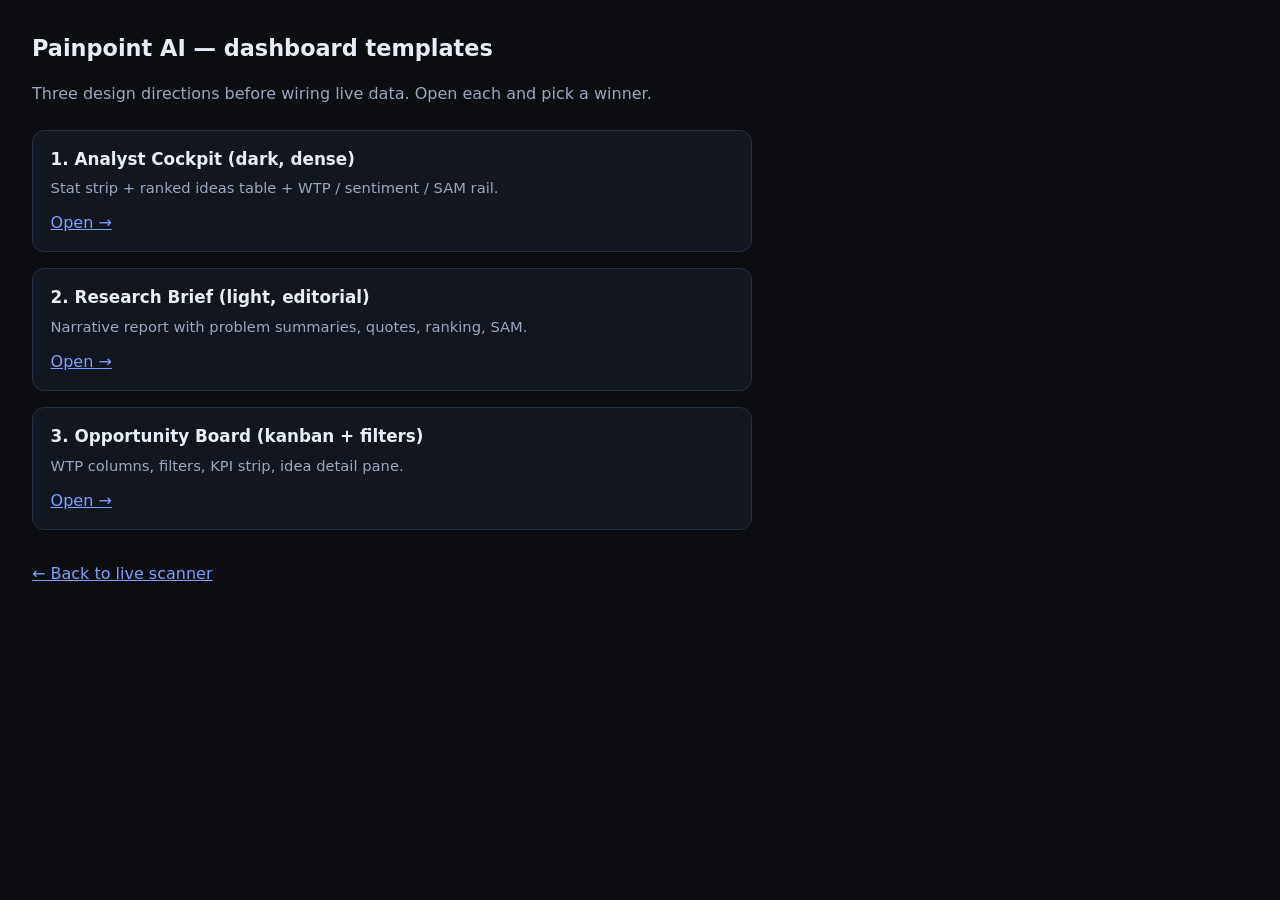
<file: web/sketches/index.html>
<!DOCTYPE html>
<html lang="en">
<head>
  <meta charset="utf-8" />
  <meta name="viewport" content="width=device-width, initial-scale=1" />
  <title>Painpoint AI — Dashboard sketches</title>
  <style>
    body{font-family:system-ui,-apple-system,sans-serif;background:#0b0d10;color:#e8eef8;margin:0;padding:2rem;line-height:1.5}
    a{color:#7aa2ff} h1{font-size:1.4rem;margin:0 0 .5rem}
    p{color:#9aa7bd;max-width:40rem}
    .cards{display:grid;gap:1rem;margin-top:1.5rem;max-width:720px}
    .card{border:1px solid #243044;border-radius:12px;padding:1rem 1.1rem;background:#12161e}
    .card h2{margin:0 0 .35rem;font-size:1.05rem}
    .card p{margin:0 0 .75rem;font-size:.92rem}
  </style>
</head>
<body>
  <h1>Painpoint AI — dashboard templates</h1>
  <p>Three design directions before wiring live data. Open each and pick a winner.</p>
  <div class="cards">
    <div class="card">
      <h2>1. Analyst Cockpit (dark, dense)</h2>
      <p>Stat strip + ranked ideas table + WTP / sentiment / SAM rail.</p>
      <a href="./001-analyst-cockpit/">Open →</a>
    </div>
    <div class="card">
      <h2>2. Research Brief (light, editorial)</h2>
      <p>Narrative report with problem summaries, quotes, ranking, SAM.</p>
      <a href="./002-research-brief/">Open →</a>
    </div>
    <div class="card">
      <h2>3. Opportunity Board (kanban + filters)</h2>
      <p>WTP columns, filters, KPI strip, idea detail pane.</p>
      <a href="./003-opportunity-board/">Open →</a>
    </div>
  </div>
  <p style="margin-top:2rem"><a href="../">← Back to live scanner</a></p>
</body>
</html>
</file>
<file: web/styles.css>
:root {
  --bg: #08090a;
  --panel: #0f1011;
  --surface: #191a1b;
  --surface2: #28282c;
  --text: #f7f8f8;
  --body: #d0d6e0;
  --muted: #8a8f98;
  --faint: #62666d;
  --accent: #7170ff;
  --accent-bg: #5e6ad2;
  --accent-hover: #828fff;
  --green: #27a644;
  --emerald: #10b981;
  --amber: #e0a030;
  --red: #e5484d;
  --border: rgba(255, 255, 255, 0.08);
  --border-subtle: rgba(255, 255, 255, 0.05);
}

* { box-sizing: border-box; margin: 0; padding: 0; }

body {
  font-family: "Inter", system-ui, -apple-system, "Segoe UI", Roboto, sans-serif;
  background: var(--bg);
  color: var(--body);
  line-height: 1.5;
  -webkit-font-smoothing: antialiased;
  font-feature-settings: "cv01", "ss03";
  min-height: 100vh;
}

.mono { font-family: "JetBrains Mono", ui-monospace, SFMono-Regular, Menlo, monospace; }

.wrap { max-width: 1400px; margin: 0 auto; padding: 0 20px; }

header {
  border-bottom: 1px solid var(--border-subtle);
  position: sticky;
  top: 0;
  background: rgba(8, 9, 10, 0.85);
  backdrop-filter: blur(12px);
  z-index: 10;
}

.hbar {
  display: flex;
  align-items: center;
  gap: 14px;
  padding: 12px 0;
  flex-wrap: wrap;
}

.logo {
  width: 26px;
  height: 26px;
  border-radius: 7px;
  background: var(--accent-bg);
  display: flex;
  align-items: center;
  justify-content: center;
  font-weight: 700;
  color: #fff;
  font-size: 13px;
}

.hbar .name {
  font-weight: 600;
  color: var(--text);
  font-size: 14px;
  letter-spacing: -0.2px;
}

.hbar .crumb { color: var(--faint); font-size: 13px; }
.hbar .spacer { flex: 1; min-width: 8px; }

.pill {
  font-size: 11px;
  font-weight: 500;
  color: var(--body);
  border: 1px solid var(--border);
  border-radius: 999px;
  padding: 2px 10px;
  text-decoration: none;
  white-space: nowrap;
}

.pill.live { color: var(--emerald); border-color: rgba(16, 185, 129, 0.35); }
.pill.warn { color: var(--amber); border-color: rgba(224, 160, 48, 0.35); }
.pill.err { color: var(--red); border-color: rgba(229, 72, 77, 0.35); }
.pill.link:hover { border-color: var(--accent); color: var(--text); }

main { padding: 20px 0 60px; }

/* controls */
.controls-card { margin-bottom: 16px; }
.controls-body {
  display: grid;
  grid-template-columns: 1.2fr 1fr 1fr;
  gap: 18px;
}
@media (max-width: 1000px) {
  .controls-body { grid-template-columns: 1fr; }
}
.sec-label {
  font-size: 11px;
  font-weight: 600;
  color: var(--muted);
  text-transform: uppercase;
  letter-spacing: 0.06em;
  margin-bottom: 8px;
}
.chip-row {
  display: flex;
  flex-wrap: wrap;
  gap: 0.4rem;
  margin-bottom: 0.55rem;
}
.chip {
  border: 1px solid var(--border);
  background: rgba(255, 255, 255, 0.02);
  color: var(--body);
  border-radius: 999px;
  padding: 0.28rem 0.7rem;
  font-size: 0.8rem;
  cursor: pointer;
  user-select: none;
  font-family: inherit;
}
.chip:hover { border-color: rgba(113, 112, 255, 0.5); }
.chip.on {
  background: rgba(113, 112, 255, 0.12);
  border-color: rgba(113, 112, 255, 0.55);
  color: var(--accent-hover);
}
.chip .x { margin-left: 0.35rem; opacity: 0.7; }
.selected .chip { cursor: pointer; }
.add-row { display: flex; gap: 0.5rem; margin-bottom: 0.4rem; }
.add-row input { flex: 1; }
.grid-2 {
  display: grid;
  grid-template-columns: 1fr 1fr;
  gap: 0.5rem 0.75rem;
}
label {
  display: flex;
  flex-direction: column;
  gap: 0.3rem;
  font-size: 0.78rem;
  color: var(--muted);
  margin-bottom: 0.5rem;
}
textarea {
  background: rgba(255, 255, 255, 0.02);
  border: 1px solid var(--border);
  color: var(--text);
  border-radius: 6px;
  padding: 0.5rem 0.65rem;
  font: inherit;
  resize: vertical;
  min-height: 52px;
}
textarea:focus {
  outline: none;
  border-color: rgba(113, 112, 255, 0.55);
}
input, select {
  background: rgba(255, 255, 255, 0.02);
  border: 1px solid var(--border);
  color: var(--text);
  border-radius: 6px;
  padding: 0.5rem 0.65rem;
  font: inherit;
}
input:focus, select:focus {
  outline: none;
  border-color: rgba(113, 112, 255, 0.55);
}
.btn-row { display: flex; flex-wrap: wrap; gap: 0.45rem; }
.btn {
  background: var(--accent-bg);
  color: #fff;
  border: none;
  border-radius: 6px;
  padding: 7px 14px;
  font-size: 12px;
  font-weight: 500;
  cursor: pointer;
  font-family: inherit;
}
.btn:hover { background: var(--accent-hover); }
.btn:disabled { opacity: 0.45; cursor: not-allowed; }
.btn.ghost {
  background: transparent;
  border: 1px solid var(--border);
  color: var(--body);
}
.btn.ghost:hover { border-color: #3a3f48; color: var(--text); }

.status {
  padding: 0 16px 12px;
  font-size: 0.86rem;
  color: var(--muted);
  white-space: pre-wrap;
  min-height: 1.2rem;
}
.status.err { color: var(--red); }
.status.ok { color: var(--emerald); }

/* stats */
.stats {
  display: grid;
  grid-template-columns: repeat(6, 1fr);
  gap: 10px;
  margin-bottom: 16px;
}
@media (max-width: 1000px) {
  .stats { grid-template-columns: repeat(3, 1fr); }
}
@media (max-width: 600px) {
  .stats { grid-template-columns: repeat(2, 1fr); }
}
.stat {
  background: var(--panel);
  border: 1px solid var(--border-subtle);
  border-radius: 10px;
  padding: 12px 14px;
}
.stat .k {
  font-size: 11px;
  color: var(--muted);
  text-transform: uppercase;
  letter-spacing: 0.06em;
  font-weight: 500;
}
.stat .v {
  font-size: 24px;
  font-weight: 600;
  color: var(--text);
  margin-top: 2px;
  letter-spacing: -0.5px;
}
.stat .d {
  font-size: 11px;
  color: var(--faint);
  margin-top: 3px;
}
.stat .d.up { color: var(--emerald); }
.stat .d.down { color: var(--red); }

/* layout */
.grid {
  display: grid;
  grid-template-columns: 1.6fr 1fr;
  gap: 16px;
}
@media (max-width: 1100px) {
  .grid { grid-template-columns: 1fr; }
}
.rail { display: flex; flex-direction: column; gap: 16px; }

.card {
  background: var(--panel);
  border: 1px solid var(--border-subtle);
  border-radius: 12px;
  overflow: hidden;
}
.card.h {
  display: flex;
  align-items: center;
  gap: 8px;
  padding: 12px 16px;
  border-bottom: 1px solid var(--border-subtle);
  flex-wrap: wrap;
}
.card.h h3 {
  font-size: 13px;
  font-weight: 600;
  color: var(--text);
  letter-spacing: -0.2px;
}
.card.h .sub { font-size: 11px; color: var(--faint); }
.card.h .spacer { flex: 1; }
.card.b { padding: 16px; }
.card.b.flat { padding: 0; }

.table-wrap { overflow-x: auto; }
table { width: 100%; border-collapse: collapse; font-size: 13px; }
th {
  text-align: left;
  font-size: 11px;
  color: var(--faint);
  font-weight: 500;
  text-transform: uppercase;
  letter-spacing: 0.05em;
  padding: 8px 12px;
  border-bottom: 1px solid var(--border-subtle);
  white-space: nowrap;
}
td {
  padding: 12px;
  border-bottom: 1px solid var(--border-subtle);
  vertical-align: top;
}
tr:last-child td { border-bottom: none; }
tr.hov:hover td { background: rgba(255, 255, 255, 0.015); }
.empty-row {
  text-align: center;
  color: var(--faint);
  padding: 28px 12px !important;
}
.t-name { font-weight: 600; color: var(--text); }
.t-why { color: var(--muted); font-size: 12px; margin-top: 2px; }
.score {
  font-family: "JetBrains Mono", monospace;
  font-weight: 500;
  font-size: 15px;
}
.score.hi { color: var(--emerald); }
.score.mid { color: var(--amber); }
.score.lo { color: var(--muted); }

.tag {
  display: inline-block;
  font-size: 10.5px;
  font-weight: 500;
  border-radius: 5px;
  padding: 1px 7px;
  margin: 0 3px 3px 0;
  border: 1px solid var(--border);
}
.tag.wtp-high {
  color: var(--emerald);
  border-color: rgba(16, 185, 129, 0.4);
  background: rgba(16, 185, 129, 0.07);
}
.tag.wtp-mid {
  color: var(--amber);
  border-color: rgba(224, 160, 48, 0.4);
  background: rgba(224, 160, 48, 0.07);
}
.tag.wtp-low { color: var(--muted); border-color: var(--border); }
.tag.sent-frustrated { color: var(--red); border-color: rgba(229, 72, 77, 0.35); }
.tag.sent-annoyed { color: var(--amber); border-color: rgba(224, 160, 48, 0.35); }
.tag.sent-hopeful { color: var(--emerald); border-color: rgba(16, 185, 129, 0.35); }
.tag.sent-neutral { color: var(--faint); }

.bar {
  height: 6px;
  border-radius: 3px;
  background: var(--surface2);
  overflow: hidden;
  margin-top: 5px;
}
.bar > i { display: block; height: 100%; border-radius: 3px; }
.mv {
  font-family: "JetBrains Mono", monospace;
  font-size: 11.5px;
  color: var(--muted);
  white-space: nowrap;
}

/* pain rank */
.pain {
  display: flex;
  gap: 10px;
  padding: 10px 0;
  border-bottom: 1px solid var(--border-subtle);
  align-items: flex-start;
}
.pain:last-child { border-bottom: none; }
.rank {
  font-family: "JetBrains Mono", monospace;
  font-size: 12px;
  color: var(--faint);
  width: 22px;
  text-align: right;
  padding-top: 1px;
}
.pain .body { flex: 1; min-width: 0; }
.pain .txt { font-size: 13px; color: var(--text); }
.pain .meta { font-size: 11px; color: var(--faint); margin-top: 3px; }
.pain .meta a { color: var(--accent); text-decoration: none; }
.pain .bar { max-width: 160px; flex-shrink: 0; width: 120px; margin-top: 6px; }
.legend {
  display: flex;
  gap: 14px;
  flex-wrap: wrap;
  font-size: 11px;
  color: var(--faint);
  margin-bottom: 10px;
}
.legend i {
  display: inline-block;
  width: 9px;
  height: 9px;
  border-radius: 2px;
  margin-right: 4px;
  vertical-align: -1px;
}
.empty-inline { color: var(--faint); font-size: 13px; }

/* donut / rails */
.donut { display: flex; align-items: center; gap: 18px; flex-wrap: wrap; }
.ring { width: 120px; height: 120px; position: relative; flex-shrink: 0; }
.ring svg { transform: rotate(-90deg); }
.ring .cen {
  position: absolute;
  inset: 0;
  display: flex;
  flex-direction: column;
  align-items: center;
  justify-content: center;
}
.ring .cen .n {
  font-size: 26px;
  font-weight: 600;
  color: var(--text);
  letter-spacing: -1px;
}
.ring .cen .l {
  font-size: 10px;
  color: var(--faint);
  text-transform: uppercase;
  letter-spacing: 0.06em;
}
.legend2 { display: flex; flex-direction: column; gap: 6px; font-size: 12px; flex: 1; min-width: 140px; }
.legend2 .row { display: flex; align-items: center; gap: 8px; }
.legend2 .sw { width: 10px; height: 10px; border-radius: 3px; }
.legend2 .cnt {
  margin-left: auto;
  font-family: "JetBrains Mono", monospace;
  color: var(--muted);
  font-size: 12px;
}

.sent-row {
  display: flex;
  align-items: center;
  gap: 10px;
  margin-bottom: 8px;
  font-size: 12px;
}
.sent-row .lbl { width: 72px; color: var(--muted); flex-shrink: 0; }
.sent-row .bar { flex: 1; margin: 0; }
.sent-row .pct {
  width: 40px;
  text-align: right;
  font-family: "JetBrains Mono", monospace;
  color: var(--body);
  font-size: 12px;
}

.note {
  font-size: 11px;
  color: var(--faint);
  margin-top: 12px;
  line-height: 1.45;
}
.note a { color: var(--accent); }

.sam-row { margin-bottom: 12px; }
.sam-row .top {
  display: flex;
  justify-content: space-between;
  font-size: 12px;
  margin-bottom: 4px;
  gap: 8px;
}
.sam-row .top .name { color: var(--text); font-weight: 500; overflow: hidden; text-overflow: ellipsis; white-space: nowrap; }
.sam-row .top .val {
  font-family: "JetBrains Mono", monospace;
  color: var(--muted);
  flex-shrink: 0;
}

.about { margin-top: 16px; }
.about a { color: var(--accent); }

.src-toggles { display: flex; flex-direction: column; gap: 6px; }
.src-toggle {
  display: flex; flex-direction: row; align-items: center; gap: 8px;
  font-size: 13px; color: var(--body); margin: 0; cursor: pointer;
}
.src-toggle input { accent-color: var(--accent-bg); width: auto; }

/* clickable rows */
tr.hov { cursor: pointer; }
tr.hov:focus-visible td { outline: 1px solid var(--accent); }
.pain { cursor: pointer; }
.pain:hover { background: rgba(255,255,255,0.02); border-radius: 8px; }
.linkish { color: var(--accent); text-decoration: none; }
.linkish:hover { text-decoration: underline; }
.t-name .open-hint { font-size: 11px; color: var(--faint); font-weight: 400; margin-left: 6px; }

/* drawer */
.drawer-backdrop {
  position: fixed; inset: 0; background: rgba(0,0,0,0.55); z-index: 40;
}
.drawer {
  position: fixed; top: 0; right: 0; bottom: 0; width: min(480px, 100vw);
  background: var(--panel); border-left: 1px solid var(--border);
  z-index: 50; display: flex; flex-direction: column;
  box-shadow: -20px 0 60px rgba(0,0,0,0.45);
}
.drawer[hidden], .drawer-backdrop[hidden] { display: none !important; }
.drawer-h {
  display: flex; align-items: flex-start; justify-content: space-between; gap: 12px;
  padding: 16px 18px; border-bottom: 1px solid var(--border-subtle);
}
.drawer-h h2 {
  font-size: 16px; color: var(--text); font-weight: 600; letter-spacing: -0.2px;
  margin-top: 2px; line-height: 1.35;
}
.drawer-b {
  padding: 16px 18px 32px; overflow-y: auto; flex: 1;
}
.drawer-section { margin-bottom: 18px; }
.drawer-section h3 {
  font-size: 11px; text-transform: uppercase; letter-spacing: 0.07em;
  color: var(--muted); margin-bottom: 8px; font-weight: 600;
}
.drawer-kv {
  display: grid; grid-template-columns: 1fr 1fr; gap: 8px;
}
.drawer-kv .box {
  background: rgba(255,255,255,0.03); border: 1px solid var(--border-subtle);
  border-radius: 8px; padding: 10px 12px;
}
.drawer-kv .k { font-size: 10px; color: var(--faint); text-transform: uppercase; letter-spacing: 0.05em; }
.drawer-kv .v { font-size: 13px; color: var(--text); margin-top: 2px; }
.quote-block {
  border-left: 3px solid var(--accent-bg); background: rgba(113,112,255,0.06);
  border-radius: 0 8px 8px 0; padding: 10px 12px; margin-bottom: 10px;
}
.quote-block .q { font-size: 13px; color: var(--text); line-height: 1.45; }
.quote-block .src { font-size: 11px; color: var(--faint); margin-top: 6px; }
.quote-block .src a { color: var(--accent); text-decoration: none; }
.quote-block .src a:hover { text-decoration: underline; }
.ev-list { display: flex; flex-direction: column; gap: 8px; }
.ev-item {
  border: 1px solid var(--border-subtle); border-radius: 10px; padding: 10px 12px;
  background: rgba(255,255,255,0.02);
}
.ev-item .title { font-size: 13px; color: var(--text); font-weight: 500; }
.ev-item .meta { font-size: 11px; color: var(--faint); margin-top: 4px; }
.ev-item .snip { font-size: 12px; color: var(--muted); margin-top: 6px; line-height: 1.4; }
.ev-item a { color: var(--accent); text-decoration: none; font-size: 12px; }
.ev-item a:hover { text-decoration: underline; }
.check-list { list-style: none; display: flex; flex-direction: column; gap: 8px; }
.check-list li {
  display: flex; gap: 10px; align-items: flex-start; font-size: 13px; color: var(--body);
  padding: 8px 10px; border: 1px solid var(--border-subtle); border-radius: 8px;
}
.check-list input { margin-top: 3px; accent-color: var(--accent-bg); }
.drawer-actions { display: flex; flex-wrap: wrap; gap: 8px; margin-top: 8px; }
.problem-block {
  font-size: 14px; color: var(--body); line-height: 1.55;
  padding: 12px; border-radius: 10px; background: rgba(255,255,255,0.03);
  border: 1px solid var(--border-subtle);
}
</file>
